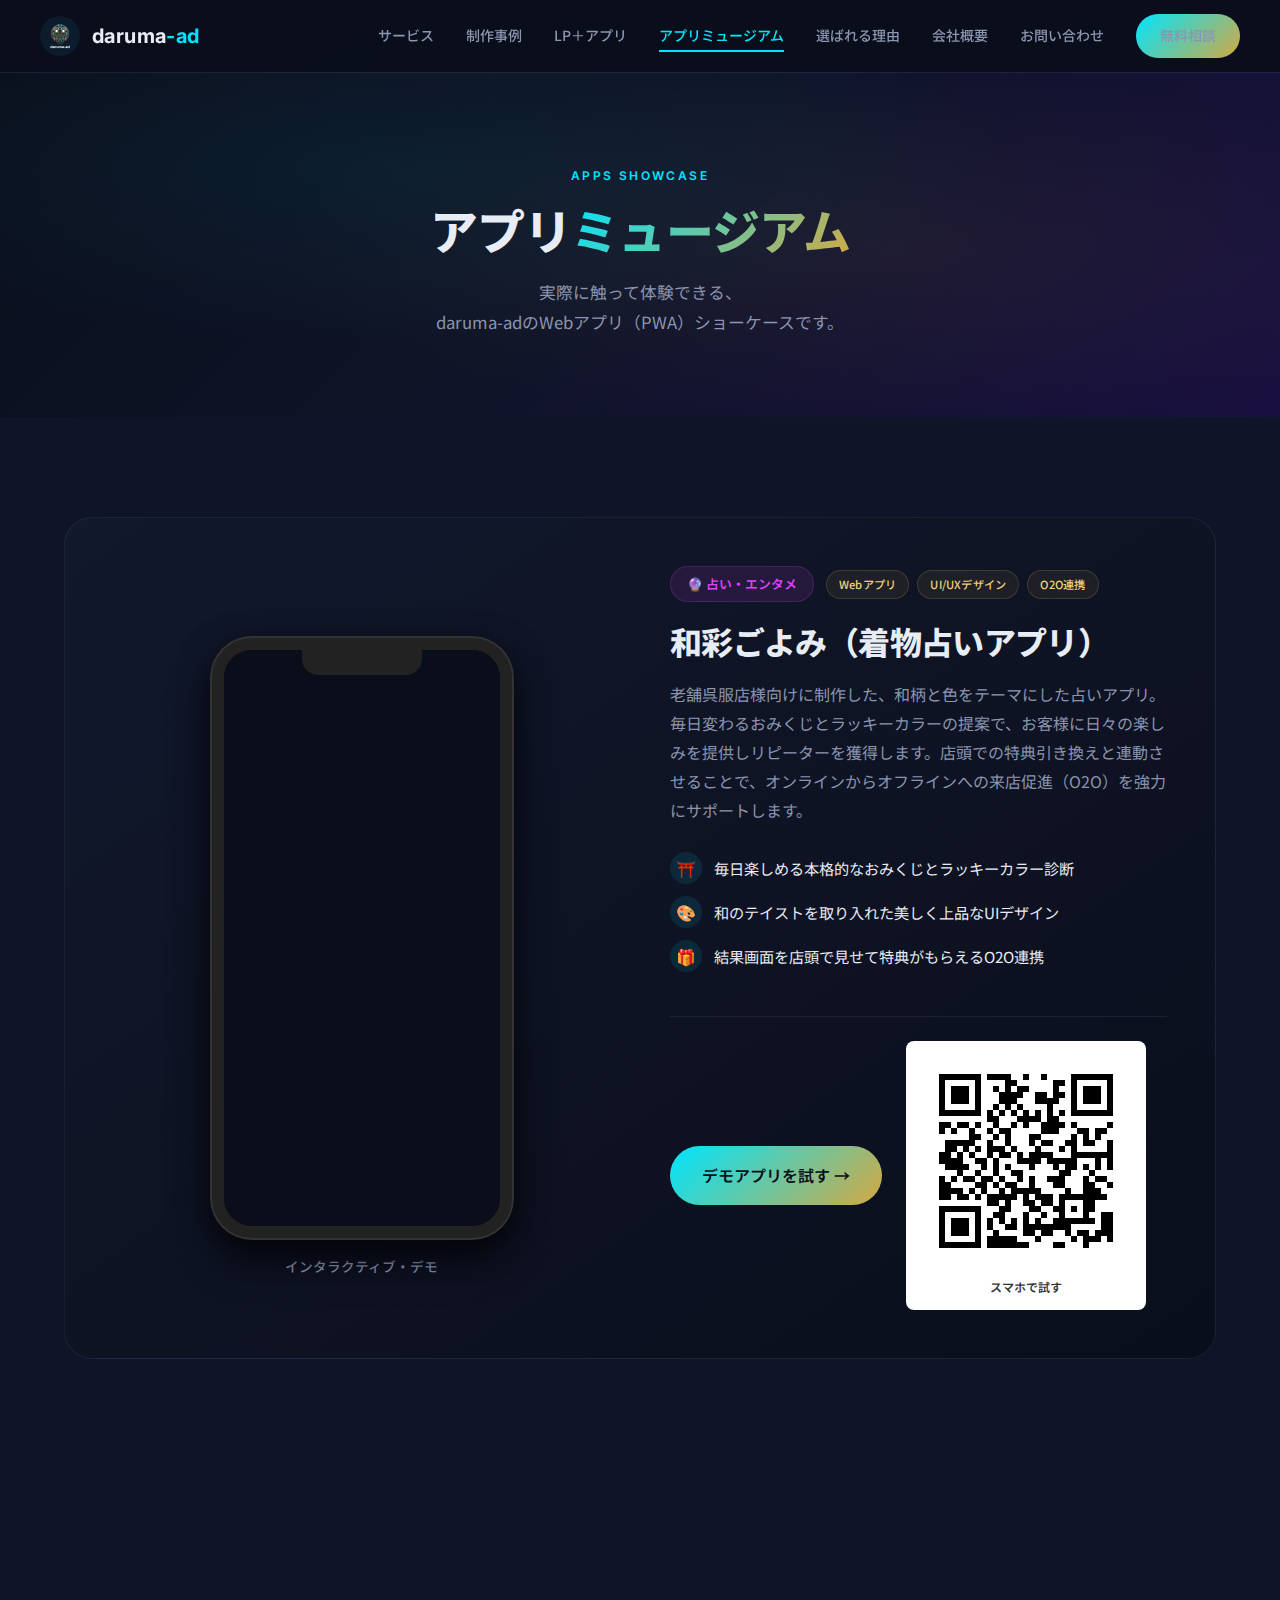
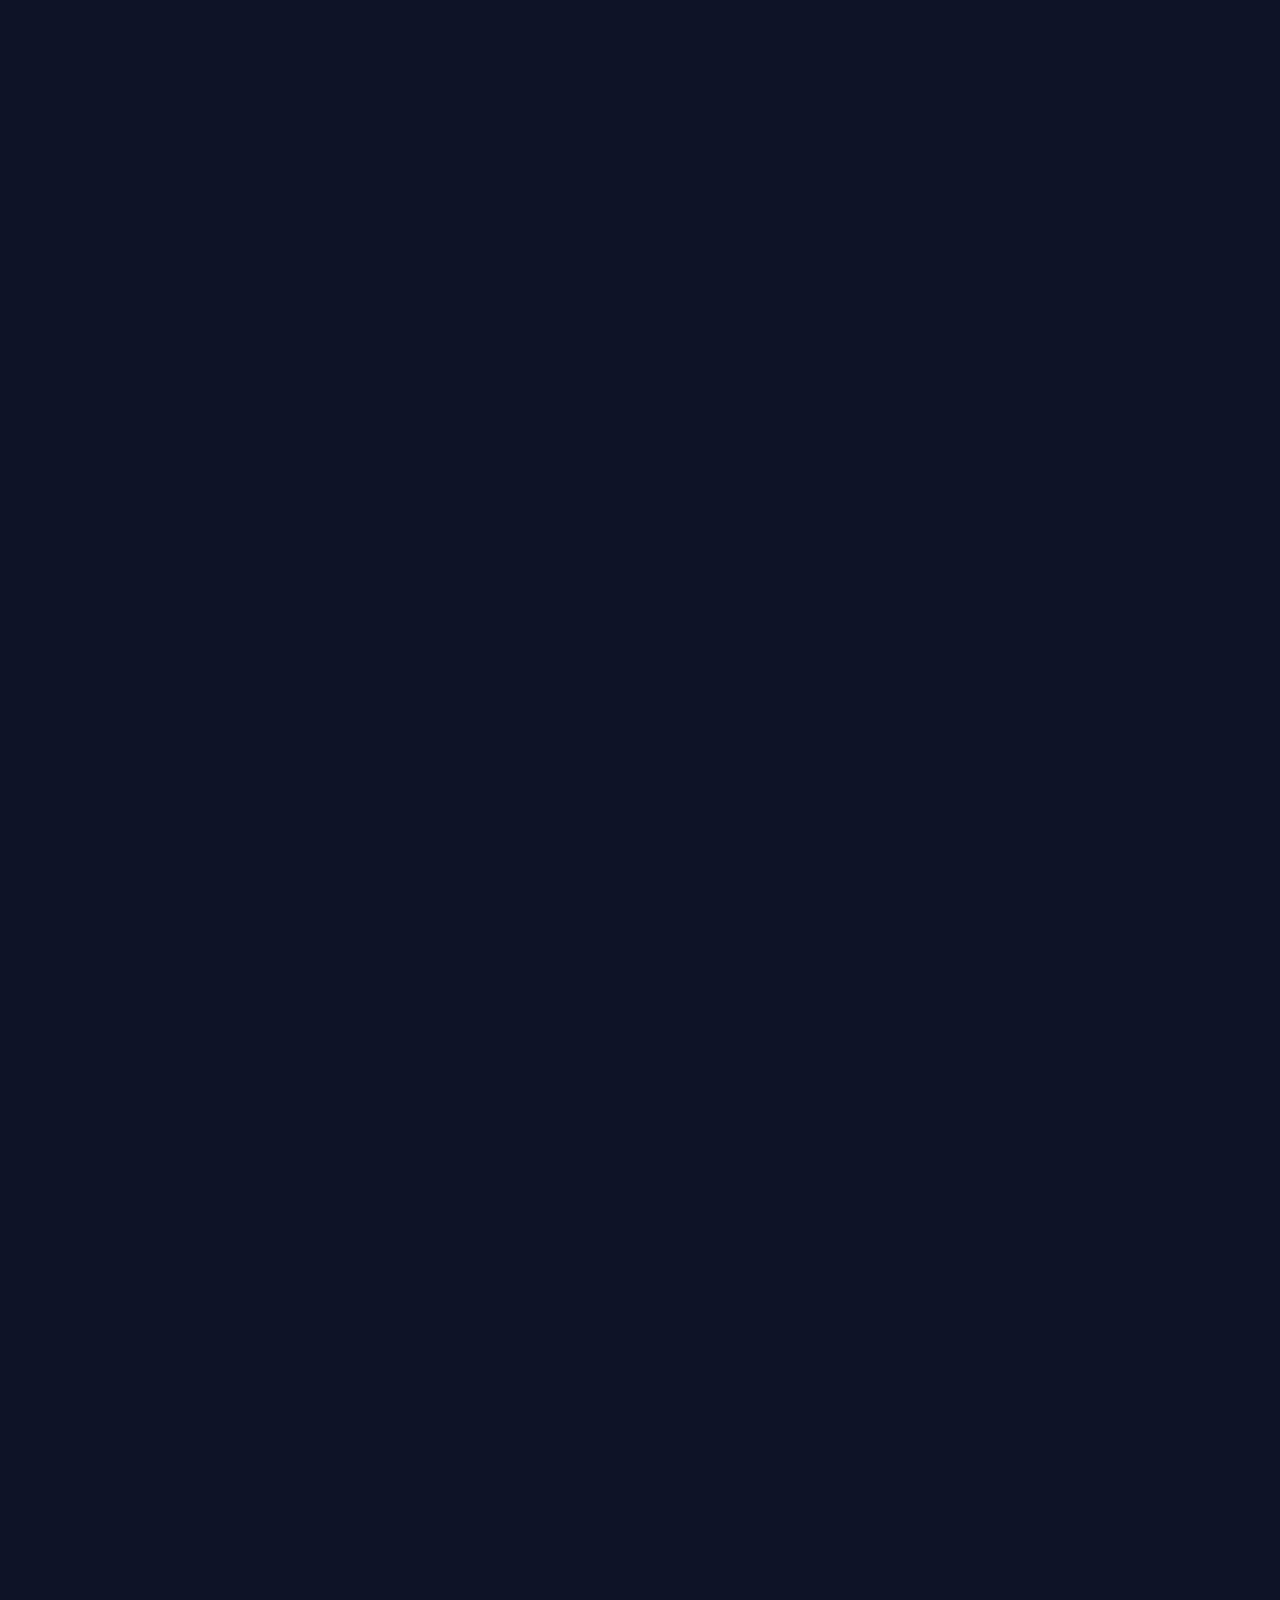
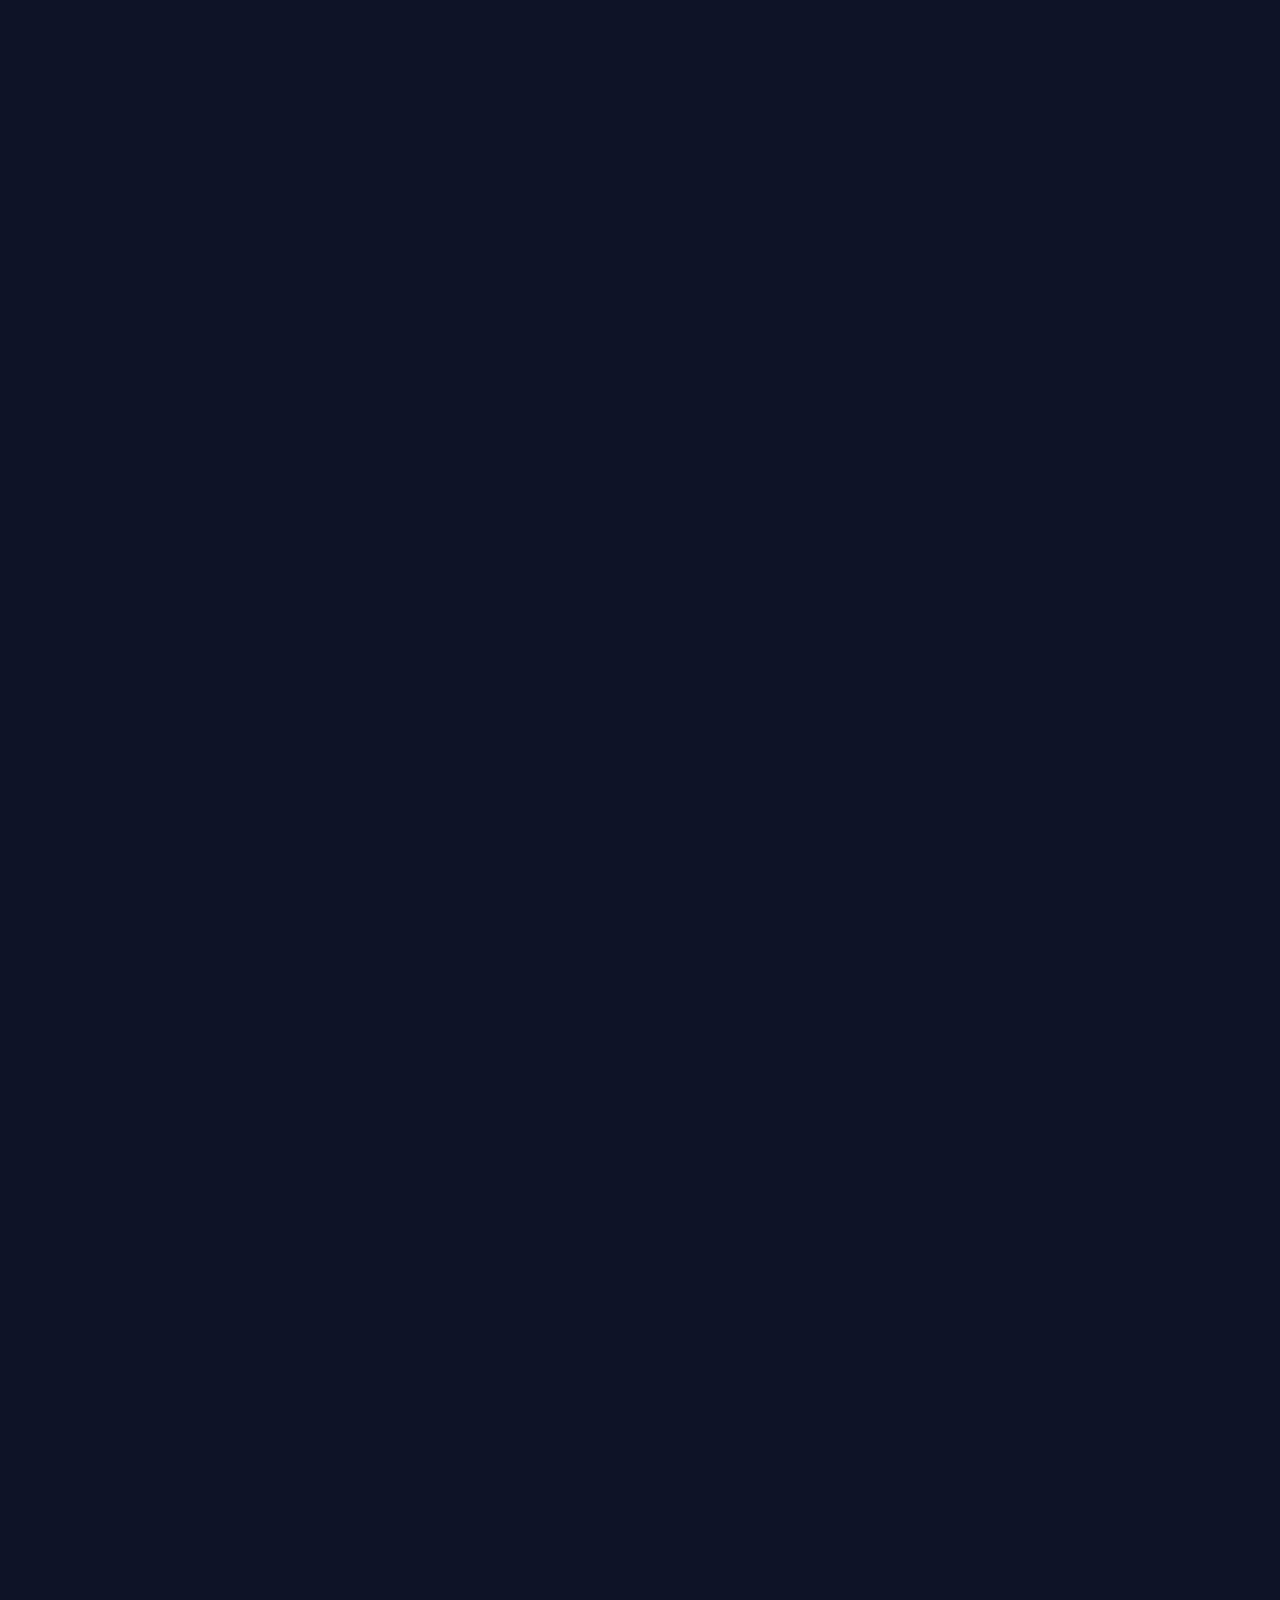
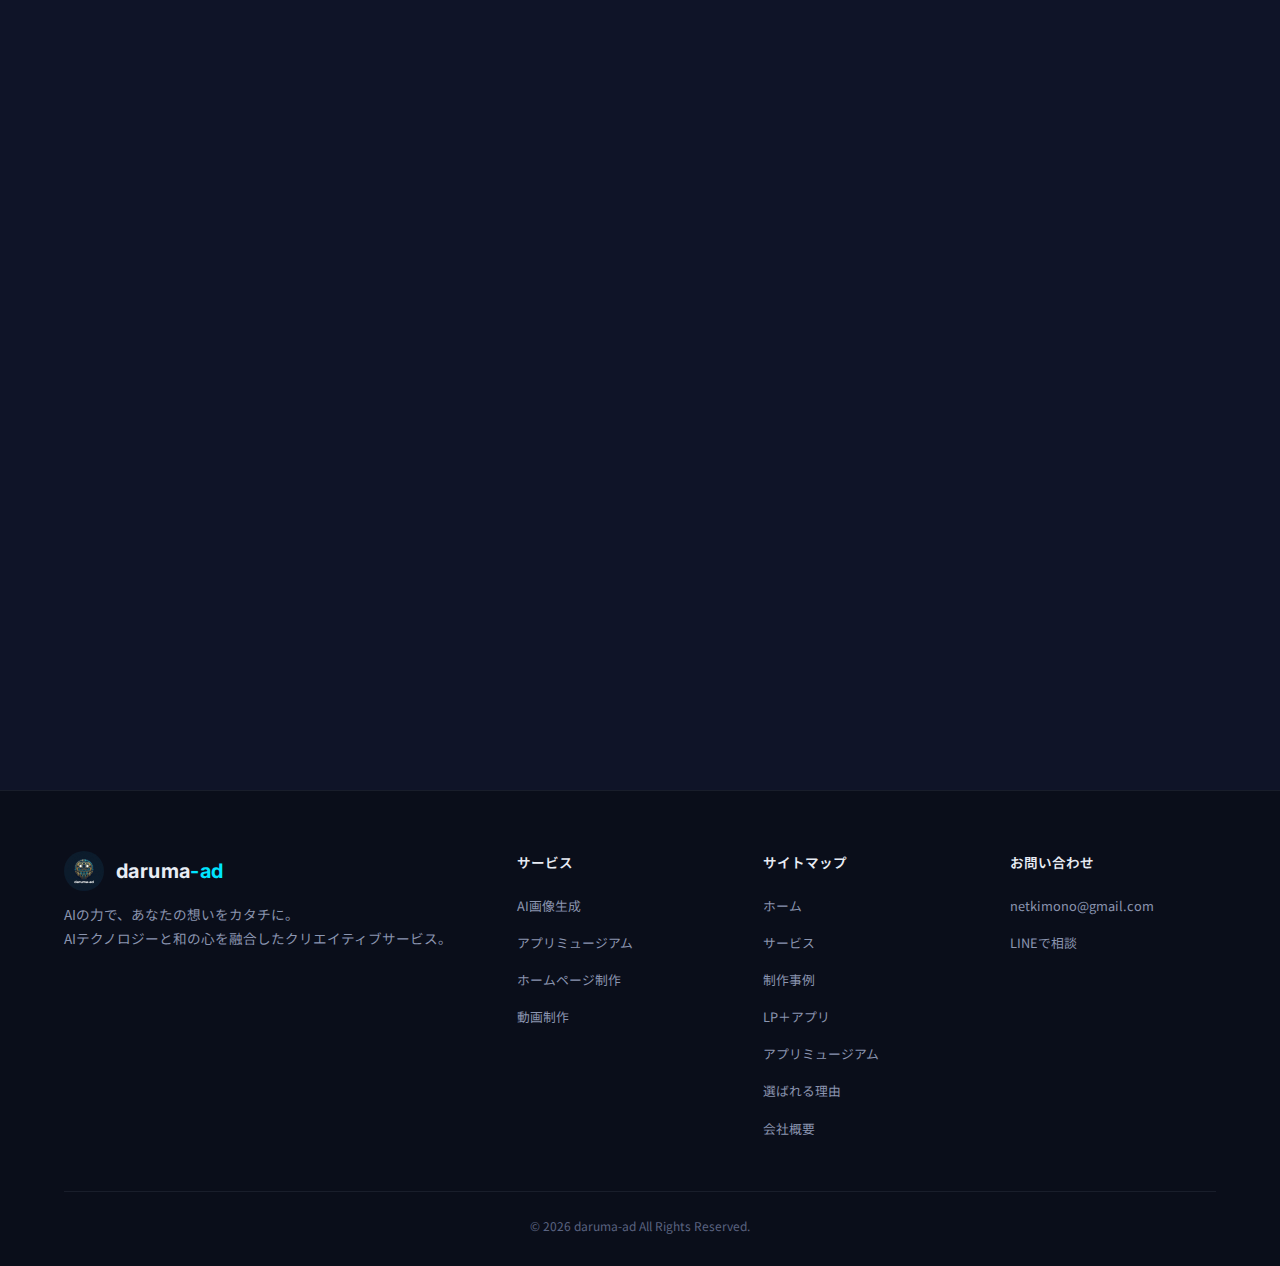
<file: apps.html>
<!DOCTYPE html>
<html lang="ja">

<head>
    <meta charset="UTF-8">
    <meta name="viewport" content="width=device-width, initial-scale=1.0">
    <title>アプリミュージアム | daruma-ad</title>
    <meta name="description" content="実際に触って体験できる、daruma-adのWebアプリ（PWA）ショーケースです。">
    <meta property="og:title" content="アプリミュージアム | daruma-ad">
    <meta property="og:description" content="実際に触って体験できる、daruma-adのWebアプリ（PWA）ショーケースです。">
    <meta property="og:type" content="website">
    <link rel="icon" href="images/daruma-logo2.png" type="image/png">
    <link rel="stylesheet" href="styles.css">
    <style>
        /* Mockup Specific Styles */
        .app-showcase-section {
            padding: var(--section-padding);
            background: var(--bg-secondary);
        }

        .app-card {
            margin-bottom: 80px;
        }

        .app-card:last-child {
            margin-bottom: 0;
        }

        .app-card-inner {
            display: grid;
            grid-template-columns: 1fr 1fr;
            gap: 60px;
            align-items: center;
            padding: 48px;
            border-radius: var(--radius-xl);
            background: var(--gradient-card);
            border: 1px solid var(--border-subtle);
            transition: border-color var(--transition-normal), box-shadow var(--transition-normal);
        }

        .app-card-inner:hover {
            border-color: var(--border-glow);
            box-shadow: var(--shadow-glow-cyan);
        }

        .app-card:nth-child(even) .app-card-inner {
            direction: rtl;
        }

        .app-card:nth-child(even) .app-card-inner>* {
            direction: ltr;
        }

        /* Smartphone Mockup */
        .mockup-container {
            display: flex;
            justify-content: center;
            position: relative;
        }

        .smartphone-mockup {
            position: relative;
            width: 300px;
            height: 600px;
            border-radius: 40px;
            background: #111;
            border: 12px solid #222;
            box-shadow: 0 0 0 2px #333, var(--shadow-lg), 0 20px 40px rgba(0, 0, 0, 0.6);
            overflow: hidden;
            z-index: 2;
        }

        .smartphone-notch {
            position: absolute;
            top: 0;
            left: 50%;
            transform: translateX(-50%);
            width: 120px;
            height: 25px;
            background: #222;
            border-bottom-left-radius: 16px;
            border-bottom-right-radius: 16px;
            z-index: 10;
        }

        .mockup-screen {
            width: 100%;
            height: 100%;
            background: var(--bg-primary);
            position: relative;
            overflow: hidden;
        }

        .mockup-screen img,
        .mockup-screen iframe {
            width: 100%;
            height: 100%;
            object-fit: cover;
            border: none;
        }

        .mockup-instruction {
            position: absolute;
            bottom: -40px;
            left: 0;
            right: 0;
            text-align: center;
            font-size: 0.85rem;
            color: var(--text-secondary);
            font-weight: 500;
        }

        /* App Info */
        .app-info {
            display: flex;
            flex-direction: column;
            gap: 20px;
        }

        .app-meta {
            display: flex;
            align-items: center;
            gap: 12px;
            flex-wrap: wrap;
        }

        .app-category {
            display: inline-flex;
            align-items: center;
            gap: 6px;
            padding: 6px 16px;
            border-radius: 50px;
            background: rgba(224, 64, 251, 0.1);
            border: 1px solid rgba(224, 64, 251, 0.2);
            font-size: 0.8rem;
            font-weight: 600;
            color: var(--accent-magenta);
        }

        .app-info h3 {
            font-size: 2rem;
            font-weight: 800;
            letter-spacing: -0.02em;
            line-height: 1.2;
        }

        .app-info p {
            font-size: 1rem;
            color: var(--text-secondary);
            line-height: 1.8;
        }

        .app-highlights {
            display: flex;
            flex-direction: column;
            gap: 12px;
            margin-top: 8px;
        }

        .app-highlight-item {
            display: flex;
            align-items: flex-start;
            gap: 12px;
        }

        .app-highlight-icon {
            display: flex;
            align-items: center;
            justify-content: center;
            width: 32px;
            height: 32px;
            border-radius: 50%;
            background: rgba(0, 229, 255, 0.1);
            color: var(--accent-cyan);
            font-size: 1rem;
            flex-shrink: 0;
        }

        .app-highlight-text {
            font-size: 0.95rem;
            color: var(--text-primary);
            padding-top: 4px;
        }

        /* Actions Area */
        .app-actions {
            display: flex;
            align-items: center;
            gap: 24px;
            margin-top: 24px;
            padding-top: 24px;
            border-top: 1px solid var(--border-subtle);
        }

        .qr-box {
            display: flex;
            flex-direction: column;
            align-items: center;
            gap: 8px;
            padding: 12px;
            background: #fff;
            border-radius: var(--radius-sm);
        }

        .qr-code {
            width: 80px;
            height: 80px;
            background: #000;
            /* Placeholder for QR code */
            display: flex;
            align-items: center;
            justify-content: center;
            color: #fff;
            font-size: 0.7rem;
            text-align: center;
            line-height: 1.2;
        }

        .qr-label {
            font-size: 0.75rem;
            color: #333;
            font-weight: 600;
        }

        .try-btn {
            display: inline-flex;
            align-items: center;
            gap: 8px;
            padding: 16px 32px;
            border-radius: 50px;
            font-size: 1rem;
            font-weight: 600;
            background: var(--gradient-primary);
            color: var(--bg-primary);
            border: none;
            transition: transform var(--transition-fast), box-shadow var(--transition-fast);
        }

        .try-btn:hover {
            transform: translateY(-3px);
            box-shadow: var(--shadow-glow-cyan);
        }

        @media (max-width: 1024px) {
            .app-card-inner {
                grid-template-columns: 1fr;
                gap: 40px;
                padding: 32px 24px;
            }

            .app-card:nth-child(even) .app-card-inner {
                direction: ltr;
                /* Reset RTL on mobile */
            }

            .mockup-container {
                order: -1;
            }

            .app-actions {
                flex-direction: column;
                align-items: flex-start;
            }

            .qr-box {
                display: none;
                /* Hide QR on mobile since they are already on a phone */
            }
        }

        @media (max-width: 480px) {
            .smartphone-mockup {
                width: 260px;
                height: 520px;
            }
        }
    </style>
</head>

<body>

    <!-- ========== Header ========== -->
    <header class="header scrolled" id="top">
        <div class="header-inner">
            <a href="index.html" class="logo">
                <img src="images/daruma-logo2.png" alt="daruma-ad" class="logo-icon">
                <div class="logo-text">daruma<span>-ad</span></div>
            </a>

            <nav class="nav-links" id="nav-links">
                <a href="index.html#services">サービス</a>
                <a href="works.html">制作事例</a>
                <a href="lp-app.html">LP＋アプリ</a>
                <a href="apps.html" class="nav-active">アプリミュージアム</a>
                <a href="index.html#reasons">選ばれる理由</a>
                <a href="index.html#about">会社概要</a>
                <a href="index.html#contact">お問い合わせ</a>
                <a href="index.html#contact" class="btn-cta-nav">無料相談</a>
            </nav>

            <button class="mobile-toggle" id="mobile-toggle" aria-label="メニューを開く">
                <span></span>
                <span></span>
                <span></span>
            </button>
        </div>
    </header>

    <!-- ========== Page Hero ========== -->
    <section class="page-hero">
        <div class="page-hero-particles">
            <div class="particle"></div>
            <div class="particle"></div>
            <div class="particle"></div>
            <div class="particle"></div>
            <div class="particle"></div>
            <div class="particle"></div>
        </div>
        <div class="container">
            <span class="section-label">Apps Showcase</span>
            <h1 class="page-hero-title">アプリ<span class="gradient-text">ミュージアム</span></h1>
            <p class="page-hero-subtitle">
                実際に触って体験できる、<br>
                daruma-adのWebアプリ（PWA）ショーケースです。
            </p>
        </div>
    </section>

    <!-- ========== Apps Portfolio Grid ========== -->
    <section class="app-showcase-section">
        <div class="container">

            <!-- App 0: Kimono Fortune App -->
            <div class="app-card reveal">
                <div class="app-card-inner">
                    <div class="mockup-container">
                        <div class="smartphone-mockup">
                            <div class="smartphone-notch"></div>
                            <div class="mockup-screen">
                                <iframe src="https://daruma-ad.github.io/kimono_fortune/#/home"
                                    title="着物占いアプリ"></iframe>
                            </div>
                        </div>
                        <div class="mockup-instruction">インタラクティブ・デモ</div>
                    </div>
                    <div class="app-info">
                        <div class="app-meta">
                            <span class="app-category">🔮 占い・エンタメ</span>
                            <div class="tech-tags">
                                <span class="tech-tag">Webアプリ</span>
                                <span class="tech-tag">UI/UXデザイン</span>
                                <span class="tech-tag">O2O連携</span>
                            </div>
                        </div>
                        <h3>和彩ごよみ（着物占いアプリ）</h3>
                        <p>老舗呉服店様向けに制作した、和柄と色をテーマにした占いアプリ。毎日変わるおみくじとラッキーカラーの提案で、お客様に日々の楽しみを提供しリピーターを獲得します。店頭での特典引き換えと連動させることで、オンラインからオフラインへの来店促進（O2O）を強力にサポートします。
                        </p>

                        <div class="app-highlights">
                            <div class="app-highlight-item">
                                <div class="app-highlight-icon">⛩️</div>
                                <div class="app-highlight-text">毎日楽しめる本格的なおみくじとラッキーカラー診断</div>
                            </div>
                            <div class="app-highlight-item">
                                <div class="app-highlight-icon">🎨</div>
                                <div class="app-highlight-text">和のテイストを取り入れた美しく上品なUIデザイン</div>
                            </div>
                            <div class="app-highlight-item">
                                <div class="app-highlight-icon">🎁</div>
                                <div class="app-highlight-text">結果画面を店頭で見せて特典がもらえるO2O連携</div>
                            </div>
                        </div>

                        <div class="app-actions">
                            <a target="_blank" rel="noopener" href="https://daruma-ad.github.io/kimono_fortune/#/home" class="try-btn"
                                rel="noopener">デモアプリを試す →</a>
                            <div class="qr-box">
                                <img src="images/QR_kimono_fortune.png" alt="QR Code" class="qr-code"
                                    style="width: 100%; height: auto; border-radius: 8px;">
                                <span class="qr-label">スマホで試す</span>
                            </div>
                        </div>
                    </div>
                </div>
            </div>

            <!-- App 1: Lottery App -->
            <div class="app-card reveal">
                <div class="app-card-inner">
                    <div class="mockup-container">
                        <div class="smartphone-mockup">
                            <div class="smartphone-notch"></div>
                            <div class="mockup-screen">
                                <iframe src="https://daruma-ad.github.io/darumaya_fukubiki/"
                                    title="ルーレット抽選アプリ"></iframe>
                            </div>
                        </div>
                        <div class="mockup-instruction">インタラクティブ・デモ</div>
                    </div>
                    <div class="app-info">
                        <div class="app-meta">
                            <span class="app-category">📱 店舗集客ツール</span>
                            <div class="tech-tags">
                                <span class="tech-tag">HTML/JS</span>
                                <span class="tech-tag">PWA</span>
                                <span class="tech-tag">アニメーション</span>
                            </div>
                        </div>
                        <h3>イベント用 ルーレット抽選アプリ</h3>
                        <p>店舗のイベントやキャンペーンで活躍する抽選アプリ。物理的な抽選機を使わず、お客様自身のスマホや店頭のタブレットでリッチなアニメーションと共に抽選を楽しめます。当落確率の設定も管理画面から柔軟に変更可能です。
                        </p>

                        <div class="app-highlights">
                            <div class="app-highlight-item">
                                <div class="app-highlight-icon">🎯</div>
                                <div class="app-highlight-text">結果表示中のスピンロック機能による誤操作防止</div>
                            </div>
                            <div class="app-highlight-item">
                                <div class="app-highlight-icon">✨</div>
                                <div class="app-highlight-text">ワクワク感を演出する滑らかなアニメーション</div>
                            </div>
                            <div class="app-highlight-item">
                                <div class="app-highlight-icon">⚙️</div>
                                <div class="app-highlight-text">カスタマイズ可能な確率・景品設定</div>
                            </div>
                        </div>

                        <div class="app-actions">
                            <a target="_blank" rel="noopener" href="https://daruma-ad.github.io/darumaya_fukubiki/" class="try-btn"
                                rel="noopener">デモアプリを試す →</a>
                            <div class="qr-box">
                                <img src="images/QR_fukubiki.png" alt="QR Code" class="qr-code"
                                    style="width: 100%; height: auto; border-radius: 8px;">
                                <span class="qr-label">スマホで開く</span>
                            </div>
                        </div>
                    </div>
                </div>
            </div>

            <!-- App 2: Name-Remembering App -->
            <div class="app-card reveal">
                <div class="app-card-inner">
                    <div class="mockup-container">
                        <div class="smartphone-mockup">
                            <div class="smartphone-notch"></div>
                            <div class="mockup-screen">
                                <iframe src="https://daruma-ad.github.io/memory_sync/" title="顔と名前 記憶アプリ"></iframe>
                            </div>
                        </div>
                        <div class="mockup-instruction">インタラクティブ・デモ</div>
                    </div>
                    <div class="app-info">
                        <div class="app-meta">
                            <span class="app-category">🛠 業務効率化ツール</span>
                            <div class="tech-tags">
                                <span class="tech-tag">Firebase</span>
                                <span class="tech-tag">データベース設計</span>
                                <span class="tech-tag">PWA</span>
                            </div>
                        </div>
                        <h3>顔と名前 記憶支援アプリ</h3>
                        <p>お客様や取引先の顔・名前・特徴を簡単にタグ付けして記録・検索できる名簿管理アプリ。Firebaseをバックエンドに採用し、複数デバイス間でリアルタイムにデータ同期が可能です。営業担当者や接客業の方の生産性向上を支援します。
                        </p>

                        <div class="app-highlights">
                            <div class="app-highlight-item">
                                <div class="app-highlight-icon">🏷️</div>
                                <div class="app-highlight-text">特徴を直感的に付与できるタグ付けシステム</div>
                            </div>
                            <div class="app-highlight-item">
                                <div class="app-highlight-icon">🔍</div>
                                <div class="app-highlight-text">タグによる高速なフィルタリング・検索機能</div>
                            </div>
                            <div class="app-highlight-item">
                                <div class="app-highlight-icon">☁️</div>
                                <div class="app-highlight-text">Firebaseを活用したセキュアなデータ管理</div>
                            </div>
                        </div>

                        <div class="app-actions">
                            <a target="_blank" rel="noopener" href="https://daruma-ad.github.io/memory_sync/" class="try-btn"
                                rel="noopener">デモアプリを試す →</a>
                            <div class="qr-box">
                                <img src="images/QR_anoano.png" alt="QR Code" class="qr-code"
                                    style="width: 100%; height: auto; border-radius: 8px;">
                                <span class="qr-label">スマホで試す</span>
                            </div>
                        </div>
                    </div>
                </div>
            </div>

            <!-- App 3: Points App -->
            <div class="app-card reveal">
                <div class="app-card-inner">
                    <div class="mockup-container">
                        <div class="smartphone-mockup">
                            <div class="smartphone-notch"></div>
                            <div class="mockup-screen">
                                <iframe src="https://darumaya-point.web.app/" title="店舗ポイント アプリ"></iframe>
                            </div>
                        </div>
                        <div class="mockup-instruction">インタラクティブ・デモ</div>
                    </div>
                    <div class="app-info">
                        <div class="app-meta">
                            <span class="app-category">🏪 店舗向けシステム</span>
                            <div class="tech-tags">
                                <span class="tech-tag">GPS連携</span>
                                <span class="tech-tag">QRコード</span>
                                <span class="tech-tag">Firebase</span>
                            </div>
                        </div>
                        <h3>来店ポイント・GPS認証アプリ</h3>
                        <p>独自のポイントカードシステムをスマホアプリ化。お客様はQRコードを読み取るだけでポイントを獲得できます。不正防止のためのGPS位置情報チェック機能を実装し、店舗内でのみポイントが付与される安全なシステムを構築しました。
                        </p>

                        <div class="app-highlights">
                            <div class="app-highlight-item">
                                <div class="app-highlight-icon">📍</div>
                                <div class="app-highlight-text">GPSによる来店の厳密な判定と不正防止</div>
                            </div>
                            <div class="app-highlight-item">
                                <div class="app-highlight-icon">📷</div>
                                <div class="app-highlight-text">スマホカメラを利用したQR素早いコードスキャン</div>
                            </div>
                            <div class="app-highlight-item">
                                <div class="app-highlight-icon">📈</div>
                                <div class="app-highlight-text">リアルタイムなポイント残高の同期</div>
                            </div>
                        </div>

                        <div class="app-actions">
                            <a href="https://darumaya-point.web.app/" class="try-btn"
                                rel="noopener">デモアプリを試す →</a>
                            <div class="qr-box">
                                <img src="images/QR_point.png" alt="QR Code" class="qr-code"
                                    style="width: 100%; height: auto; border-radius: 8px;">
                                <span class="qr-label">スマホで試す</span>
                            </div>
                        </div>
                    </div>
                </div>
            </div>

            <!-- App 4: Homemo App -->
            <div class="app-card reveal">
                <div class="app-card-inner">
                    <div class="mockup-container">
                        <div class="smartphone-mockup">
                            <div class="smartphone-notch"></div>
                            <div class="mockup-screen">
                                <iframe src="https://daruma-ad.github.io/homemo/" title="褒めてくれるメモアプリ"></iframe>
                            </div>
                        </div>
                        <div class="mockup-instruction">インタラクティブ・デモ</div>
                    </div>
                    <div class="app-info">
                        <div class="app-meta">
                            <span class="app-category">📝 モチベーション支援ツール</span>
                            <div class="tech-tags">
                                <span class="tech-tag">Webアプリ</span>
                                <span class="tech-tag">PWA</span>
                                <span class="tech-tag">UI/UXデザイン</span>
                            </div>
                        </div>
                        <h3>褒めてくれるメモアプリ</h3>
                        <p>頑張る人を応援する、新感覚のメモアプリ。日常のちょっとしたメモを残すだけで、画面いっぱいの演出と共にあなたを全力で褒めてくれます。日々のモチベーション維持や自己肯定感の向上をサポートし、「また使いたい」と思わせるポジティブなUX設計を取り入れています。
                        </p>

                        <div class="app-highlights">
                            <div class="app-highlight-item">
                                <div class="app-highlight-icon">💬</div>
                                <div class="app-highlight-text">達成感を引き出す、多彩な「褒め」演出</div>
                            </div>
                            <div class="app-highlight-item">
                                <div class="app-highlight-icon">🎨</div>
                                <div class="app-highlight-text">気分が上がるポップで温かみのあるデザイン</div>
                            </div>
                            <div class="app-highlight-item">
                                <div class="app-highlight-icon">📱</div>
                                <div class="app-highlight-text">インストール不要でサクサク手軽に使える設計</div>
                            </div>
                        </div>

                        <div class="app-actions">
                            <a target="_blank" rel="noopener" href="https://daruma-ad.github.io/homemo/" class="try-btn"
                                rel="noopener">デモアプリを試す →</a>
                            <div class="qr-box">
                                <img src="images/QR_homemo.png" alt="QR Code" class="qr-code"
                                    style="width: 100%; height: auto; border-radius: 8px;">
                                <span class="qr-label">スマホで試す</span>
                            </div>
                        </div>
                    </div>
                </div>
            </div>

        </div>
    </section>

    <!-- ========== CTA Section ========== -->
    <section class="works-cta">
        <div class="container">
            <div class="cta-card reveal">
                <h2>あなたのビジネス専用の<br><span class="gradient-text">アプリを作りませんか？</span></h2>
                <p>「こんな機能が欲しい」「業務を効率化したい」といったご要望をお聞きし、最適なアプリ開発プランをご提案します。</p>
                <div class="cta-buttons">
                    <a href="index.html#contact" class="btn-primary">無料相談する →</a>
                    <a href="https://lin.ee/zPFbRwW" class="btn-line">💬 LINEで相談する</a>
                </div>
            </div>
        </div>
    </section>

    <!-- ========== Footer ========== -->
    <footer class="footer">
        <div class="container">
            <div class="footer-grid">
                <div class="footer-brand">
                    <a href="index.html" class="logo">
                        <img src="images/daruma-logo2.png" alt="daruma-ad" class="logo-icon">
                        <div class="logo-text">daruma<span>-ad</span></div>
                    </a>
                    <p>AIの力で、あなたの想いをカタチに。<br>AIテクノロジーと和の心を融合したクリエイティブサービス。</p>
                </div>

                <div class="footer-column">
                    <h4>サービス</h4>
                    <ul>
                        <li><a href="kimono/index.html">AI画像生成</a></li>
                        <li><a href="apps.html">アプリミュージアム</a></li>
                        <li><a href="works.html">ホームページ制作</a></li>
                        <li><a href="kimono/videos.html">動画制作</a></li>
                    </ul>
                </div>

                <div class="footer-column">
                    <h4>サイトマップ</h4>
                    <ul>
                        <li><a href="index.html">ホーム</a></li>
                        <li><a href="index.html#services">サービス</a></li>
                        <li><a href="works.html">制作事例</a></li>
                        <li><a href="lp-app.html">LP＋アプリ</a></li>
                        <li><a href="apps.html">アプリミュージアム</a></li>
                        <li><a href="index.html#reasons">選ばれる理由</a></li>
                        <li><a href="index.html#about">会社概要</a></li>
                    </ul>
                </div>

                <div class="footer-column">
                    <h4>お問い合わせ</h4>
                    <ul>
                        <li><a href="mailto:netkimono@gmail.com">netkimono@gmail.com</a></li>
                        <li><a href="https://lin.ee/zPFbRwW">LINEで相談</a></li>
                    </ul>
                </div>
            </div>

            <div class="footer-bottom">
                © 2026 daruma-ad All Rights Reserved.
            </div>
        </div>
    </footer>

    <script src="script.js"></script>
</body>

</html>
</file>
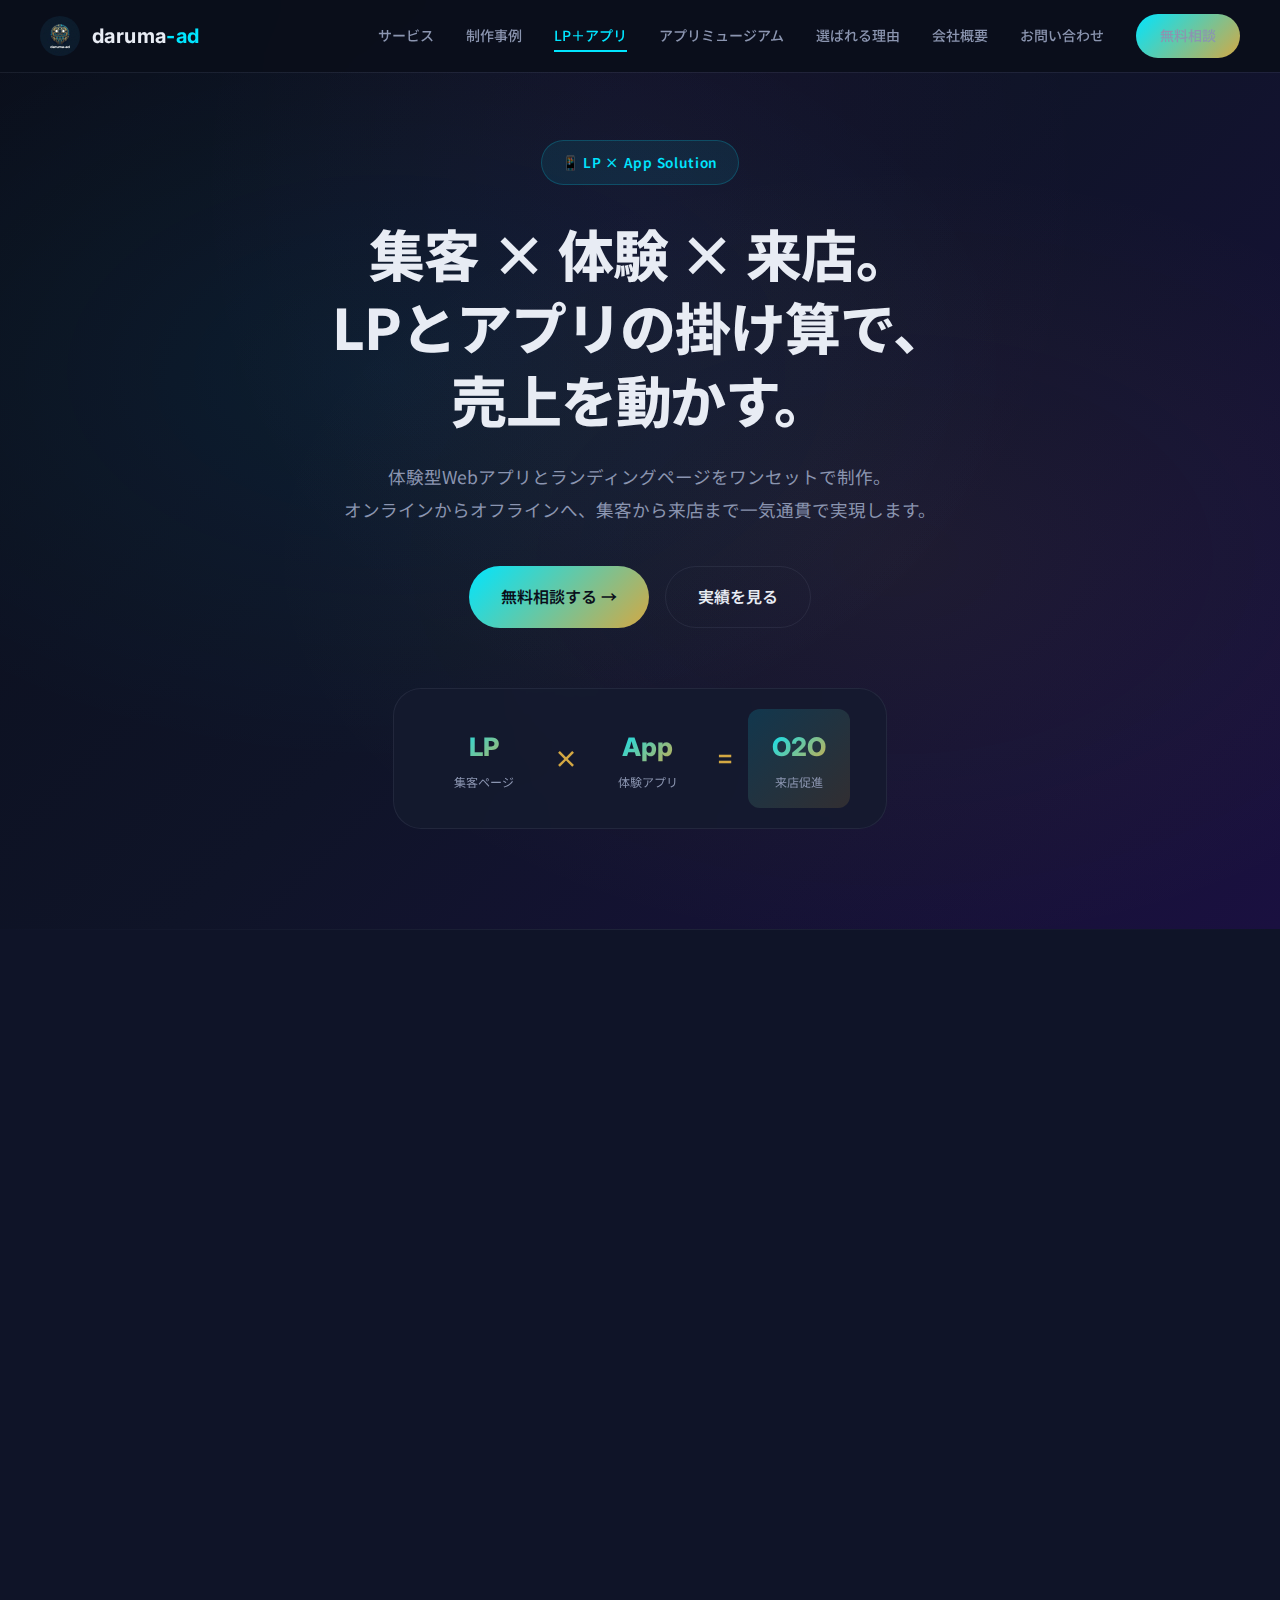
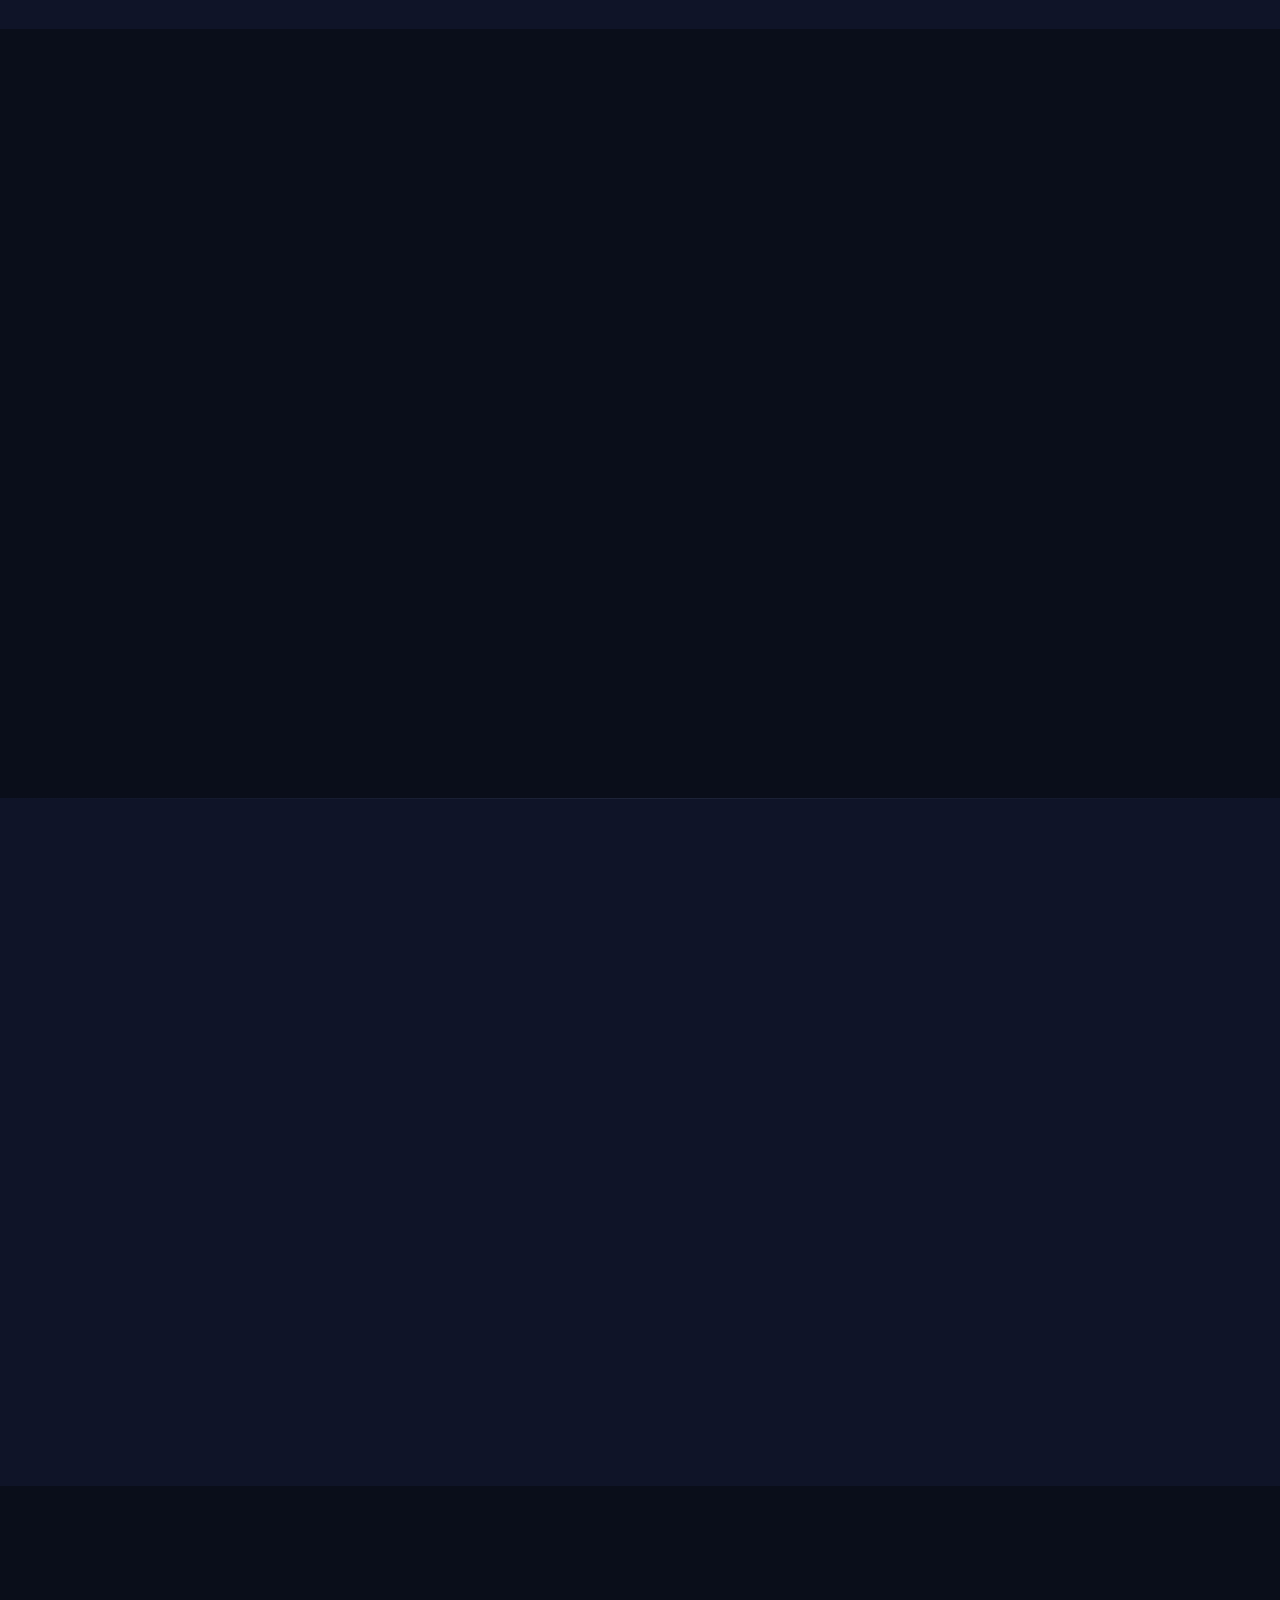
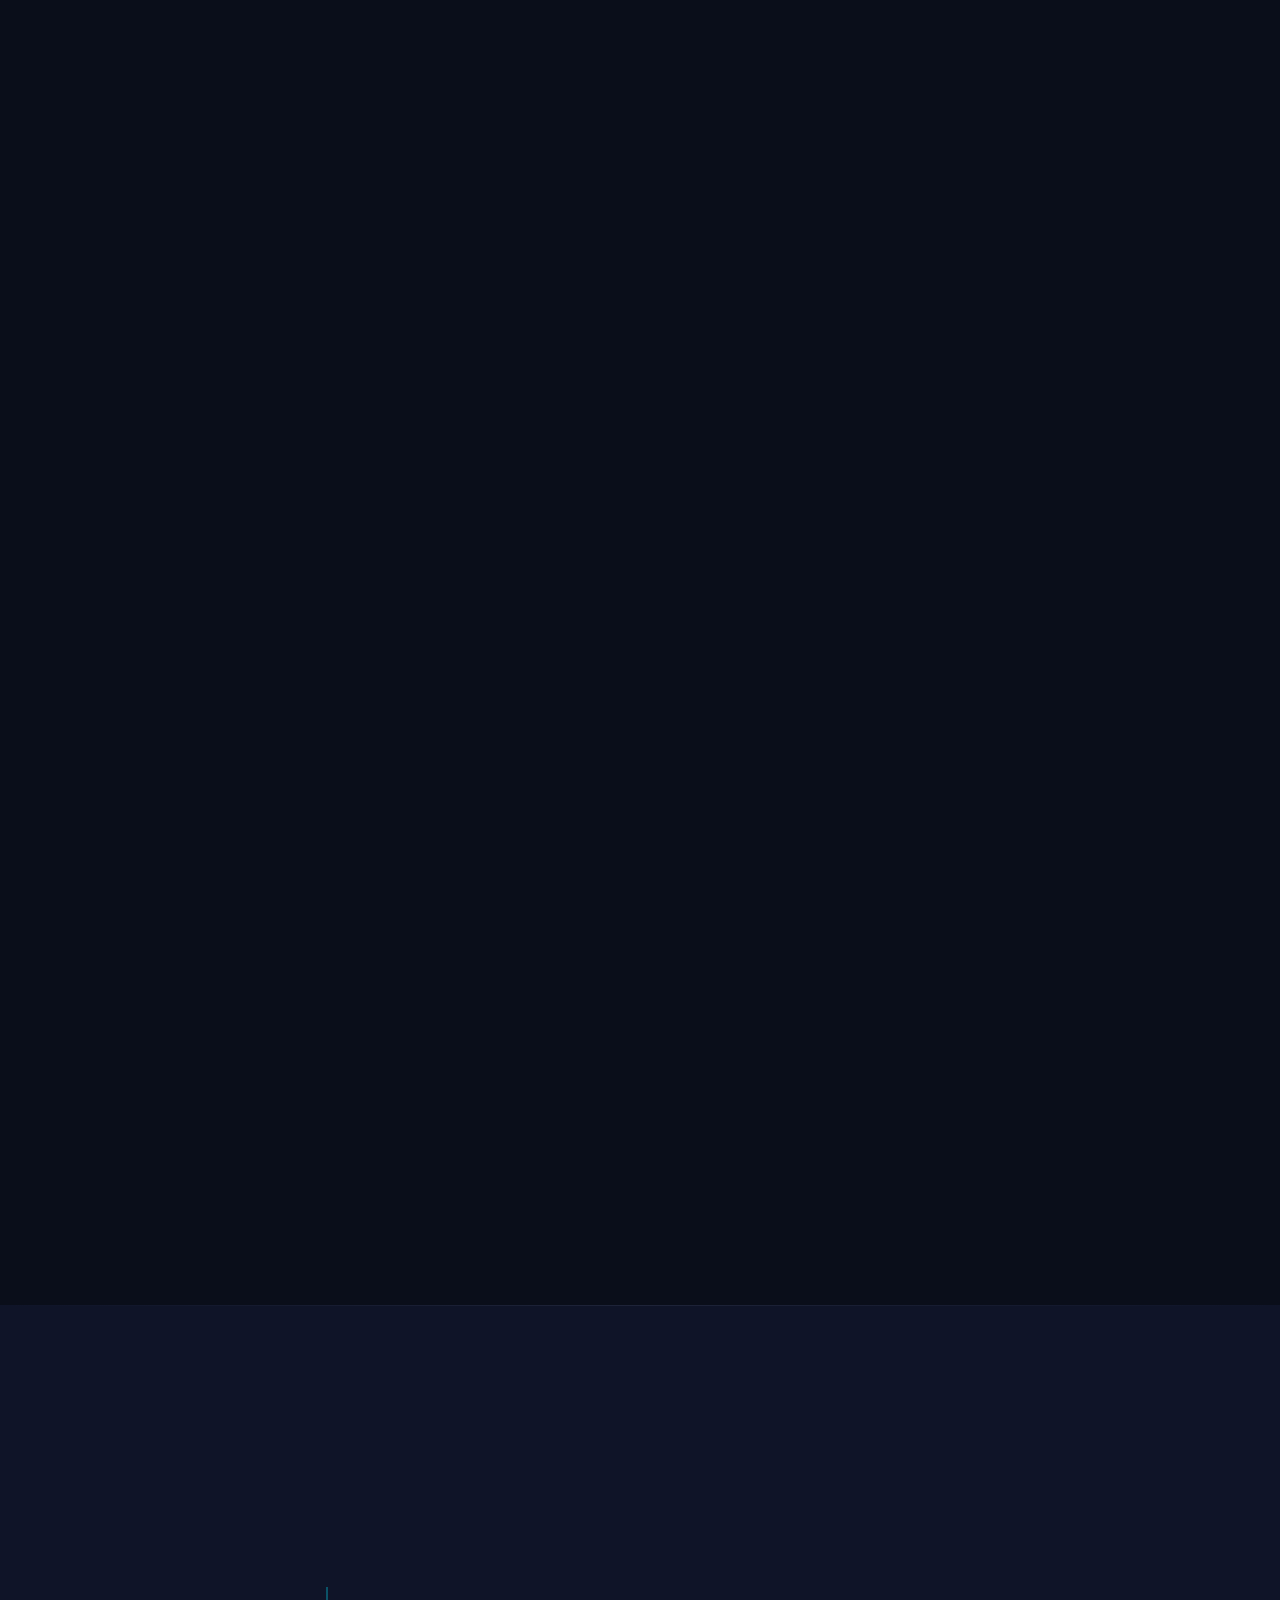
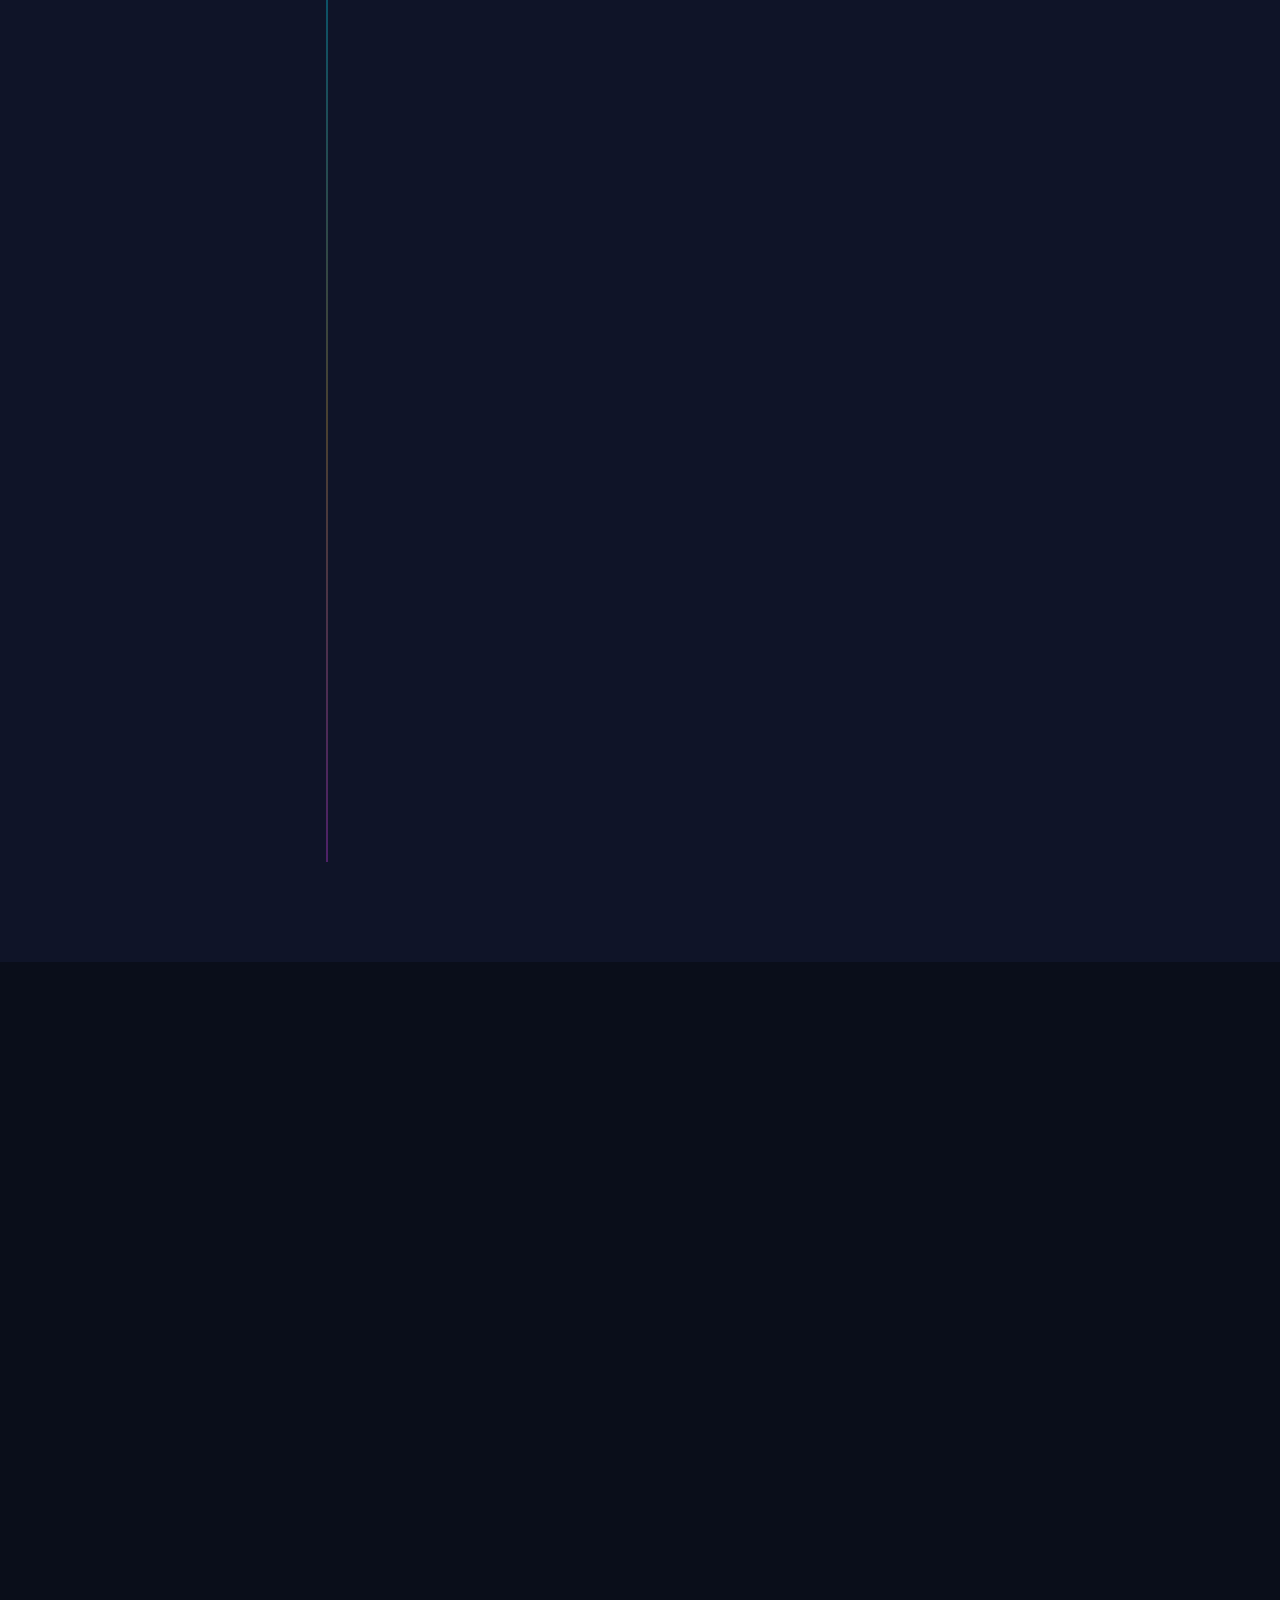
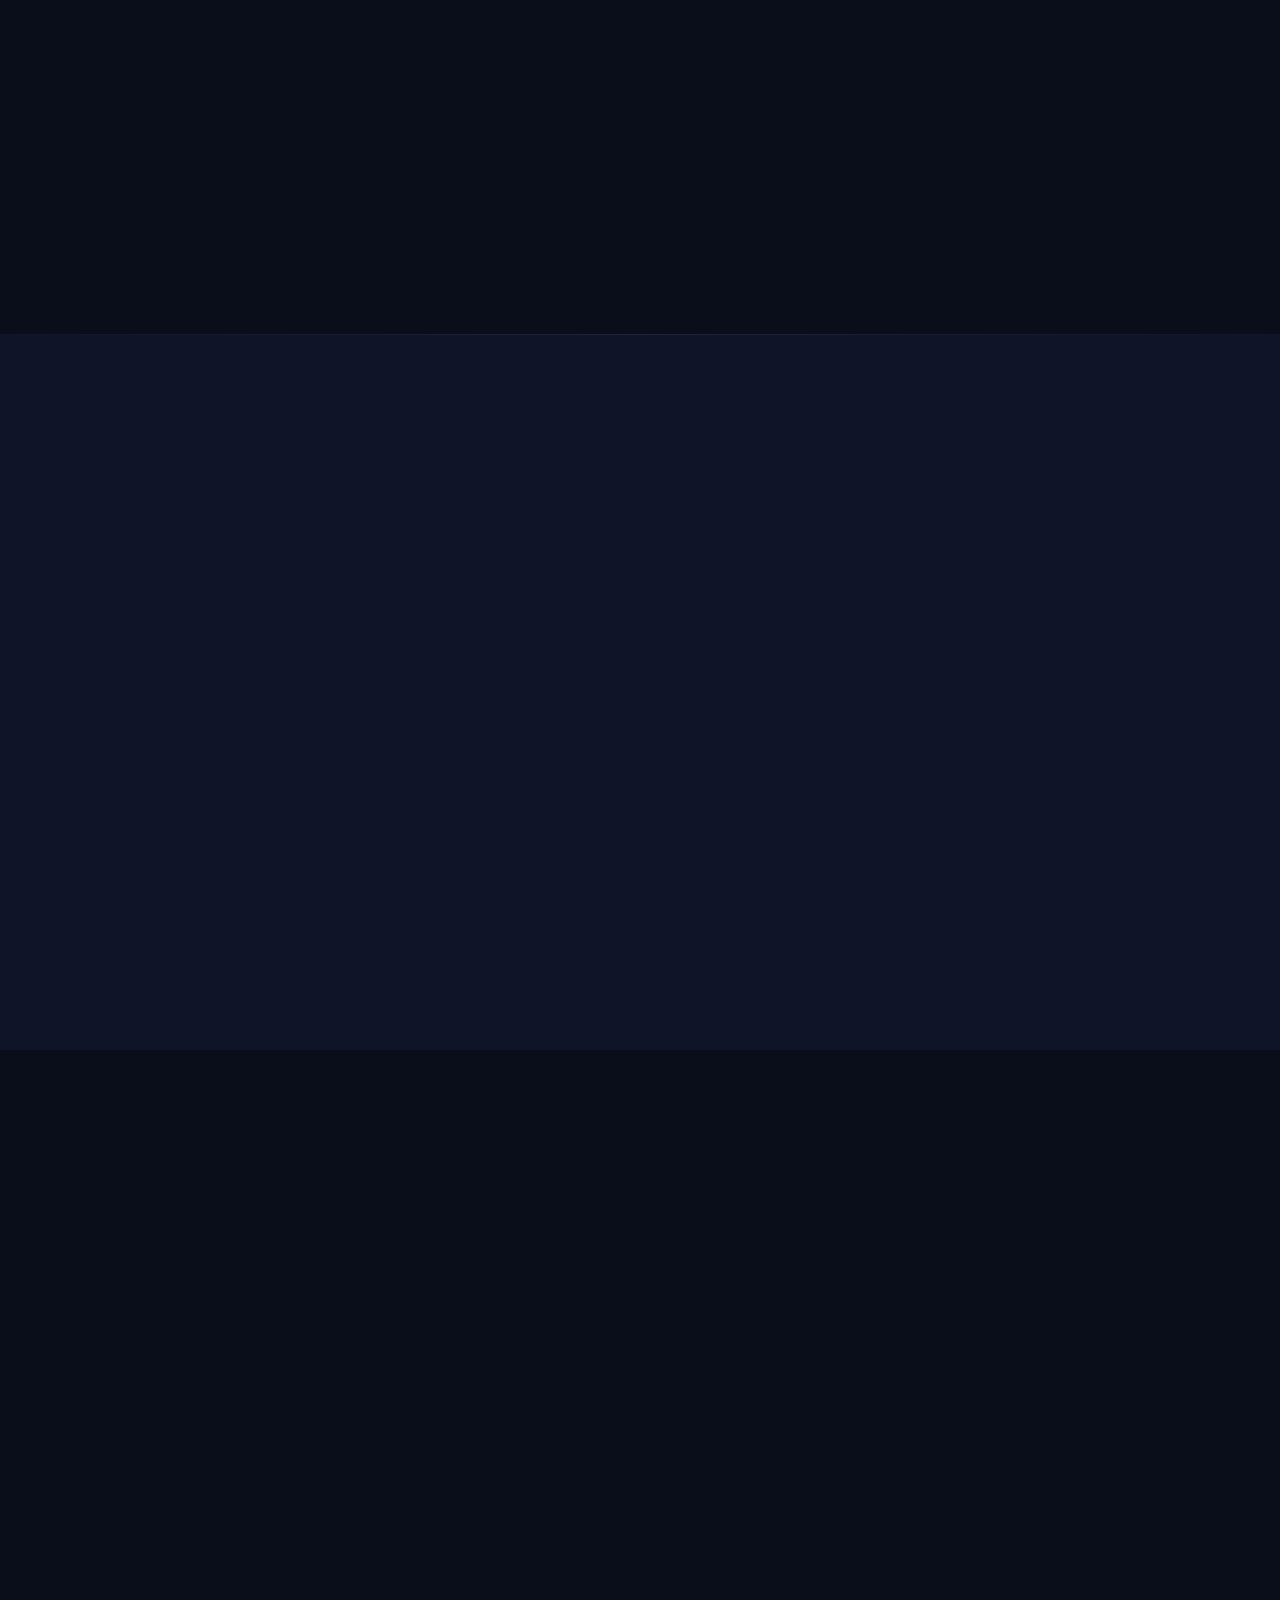
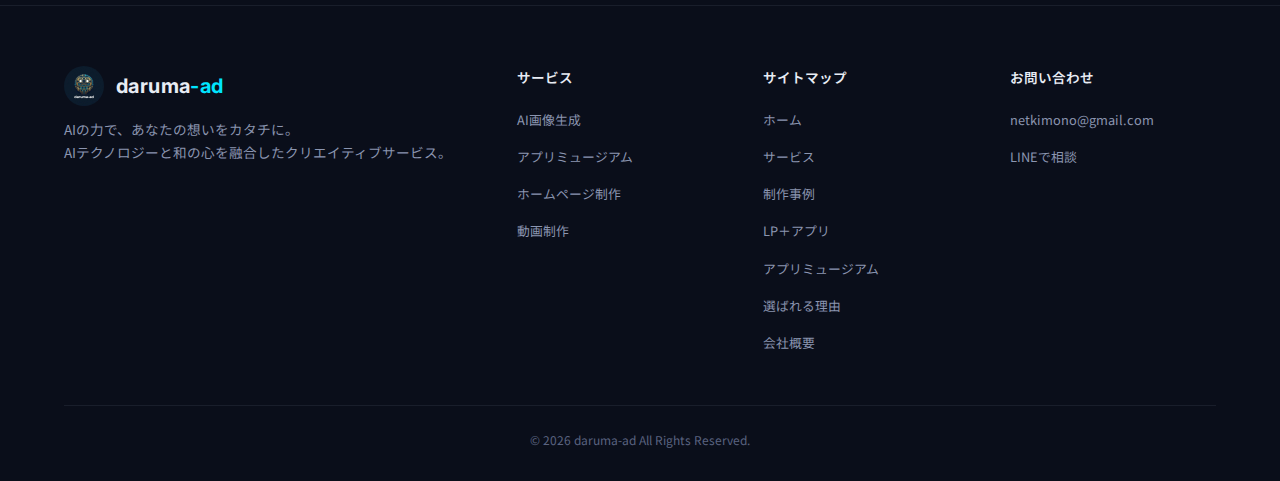
<file: lp-app.html>
<!DOCTYPE html>
<html lang="ja">

<head>
    <meta charset="UTF-8">
    <meta name="viewport" content="width=device-width, initial-scale=1.0">
    <title>LP＋アプリ セット制作 | daruma-ad</title>
    <meta name="description" content="LPとWebアプリをセットで制作。集客から来店まで一気通貫のO2Oソリューションをdaruma-adが提供します。">
    <meta property="og:title" content="LP＋アプリ セット制作 | daruma-ad">
    <meta property="og:description" content="集客×体験×来店。LPとアプリの掛け算で、売上を動かす。">
    <meta property="og:type" content="website">
    <link rel="icon" href="images/daruma-logo2.png" type="image/png">
    <link rel="stylesheet" href="styles.css">
</head>

<body>

    <!-- ========== Header ========== -->
    <header class="header scrolled" id="top">
        <div class="header-inner">
            <a href="index.html" class="logo">
                <img src="images/daruma-logo2.png" alt="daruma-ad" class="logo-icon">
                <div class="logo-text">daruma<span>-ad</span></div>
            </a>

            <nav class="nav-links" id="nav-links">
                <a href="index.html#services">サービス</a>
                <a href="works.html">制作事例</a>
                <a href="lp-app.html" class="nav-active">LP＋アプリ</a>
                <a href="apps.html">アプリミュージアム</a>
                <a href="index.html#reasons">選ばれる理由</a>
                <a href="index.html#about">会社概要</a>
                <a href="index.html#contact">お問い合わせ</a>
                <a href="index.html#contact" class="btn-cta-nav">無料相談</a>
            </nav>

            <button class="mobile-toggle" id="mobile-toggle" aria-label="メニューを開く">
                <span></span>
                <span></span>
                <span></span>
            </button>
        </div>
    </header>

    <!-- ========== ① Hero Section ========== -->
    <section class="lp-hero" id="lp-hero">
        <div class="lp-hero-particles">
            <div class="particle"></div>
            <div class="particle"></div>
            <div class="particle"></div>
            <div class="particle"></div>
            <div class="particle"></div>
            <div class="particle"></div>
        </div>
        <div class="container lp-hero-inner">
            <div class="lp-hero-badge reveal">📱 LP × App Solution</div>
            <h1 class="lp-hero-title reveal">
                集客 × 体験 × 来店。<br>
                <span class="gradient-text">LPとアプリの掛け算</span>で、<br>
                売上を動かす。
            </h1>
            <p class="lp-hero-subtitle reveal">
                体験型Webアプリとランディングページをワンセットで制作。<br>
                オンラインからオフラインへ、集客から来店まで一気通貫で実現します。
            </p>
            <div class="lp-hero-cta reveal">
                <a href="index.html#contact" class="btn-primary">無料相談する →</a>
                <a href="#lp-case" class="btn-secondary">実績を見る</a>
            </div>

            <!-- Floating Metrics -->
            <div class="lp-hero-metrics reveal">
                <div class="lp-metric">
                    <div class="lp-metric-value">LP</div>
                    <div class="lp-metric-label">集客ページ</div>
                </div>
                <div class="lp-metric-connector">
                    <span>×</span>
                </div>
                <div class="lp-metric">
                    <div class="lp-metric-value">App</div>
                    <div class="lp-metric-label">体験アプリ</div>
                </div>
                <div class="lp-metric-connector">
                    <span>=</span>
                </div>
                <div class="lp-metric lp-metric-result">
                    <div class="lp-metric-value">O2O</div>
                    <div class="lp-metric-label">来店促進</div>
                </div>
            </div>
        </div>
    </section>

    <!-- ========== ② Problem Section ========== -->
    <section class="lp-problem" id="lp-problem">
        <div class="container">
            <div class="text-center reveal">
                <span class="section-label">Problem</span>
                <h2 class="section-title">こんな<span class="highlight">お悩み</span>ありませんか？</h2>
            </div>
            <div class="lp-problem-grid">
                <div class="lp-problem-card reveal reveal-delay-1">
                    <div class="lp-problem-icon">🌐</div>
                    <p>ホームページはあるけど<br><strong>集客に繋がらない…</strong></p>
                </div>
                <div class="lp-problem-card reveal reveal-delay-2">
                    <div class="lp-problem-icon">📱</div>
                    <p>SNSのフォロワーは増えたが<br><strong>来店に繋がらない…</strong></p>
                </div>
                <div class="lp-problem-card reveal reveal-delay-3">
                    <div class="lp-problem-icon">📄</div>
                    <p>チラシやポスティングの<br><strong>効果が薄れている…</strong></p>
                </div>
                <div class="lp-problem-card reveal reveal-delay-4">
                    <div class="lp-problem-icon">🤔</div>
                    <p>デジタル施策をやりたいが<br><strong>何から始めればいいか分からない…</strong></p>
                </div>
            </div>
            <div class="lp-problem-arrow reveal">
                <div class="arrow-down"></div>
                <p>その悩み、<strong>LP＋アプリのセット</strong>で解決できます</p>
            </div>
        </div>
    </section>

    <!-- ========== ③ Solution Section ========== -->
    <section class="lp-solution" id="lp-solution">
        <div class="container">
            <div class="text-center reveal">
                <span class="section-label">Solution</span>
                <h2 class="section-title">LP＋アプリで<span class="highlight">集客の仕組み</span>を作る</h2>
                <p class="section-subtitle">ランディングページと体験型Webアプリを組み合わせた、新しい集客の仕組みをご提案します。</p>
            </div>

            <div class="lp-flow-diagram reveal">
                <!-- Step 1 -->
                <div class="lp-flow-step">
                    <div class="lp-flow-number">01</div>
                    <div class="lp-flow-icon-large">📄</div>
                    <h3>LP（ランディングページ）</h3>
                    <p>サービスの魅力を伝え、<br>アプリへ誘導する入り口</p>
                    <ul class="lp-flow-features">
                        <li>魅力的なデザイン</li>
                        <li>スマホ最適化</li>
                        <li>ワンタップでアプリへ</li>
                    </ul>
                </div>

                <div class="lp-flow-arrow-h">
                    <svg viewBox="0 0 60 24" fill="none">
                        <path d="M0 12h50M44 4l8 8-8 8" stroke="currentColor" stroke-width="2" stroke-linecap="round"
                            stroke-linejoin="round" />
                    </svg>
                </div>

                <!-- Step 2 -->
                <div class="lp-flow-step">
                    <div class="lp-flow-number">02</div>
                    <div class="lp-flow-icon-large">📱</div>
                    <h3>体験型Webアプリ</h3>
                    <p>占い・診断・スタンプラリーなど<br>「体験」を提供し来店意欲を高める</p>
                    <ul class="lp-flow-features">
                        <li>インストール不要</li>
                        <li>毎日変わるコンテンツ</li>
                        <li>スマホ1つで完結</li>
                    </ul>
                </div>

                <div class="lp-flow-arrow-h">
                    <svg viewBox="0 0 60 24" fill="none">
                        <path d="M0 12h50M44 4l8 8-8 8" stroke="currentColor" stroke-width="2" stroke-linecap="round"
                            stroke-linejoin="round" />
                    </svg>
                </div>

                <!-- Step 3 -->
                <div class="lp-flow-step">
                    <div class="lp-flow-number">03</div>
                    <div class="lp-flow-icon-large">🏪</div>
                    <h3>O2O連動（来店促進）</h3>
                    <p>アプリの結果画面を店頭で見せて<br>特典獲得 → 来店に繋げる</p>
                    <ul class="lp-flow-features">
                        <li>クーポン配布</li>
                        <li>来店特典</li>
                        <li>効果測定可能</li>
                    </ul>
                </div>
            </div>
        </div>
    </section>

    <!-- ========== ④ Benefits Section ========== -->
    <section class="lp-benefits" id="lp-benefits">
        <div class="container">
            <div class="text-center reveal">
                <span class="section-label">Benefits</span>
                <h2 class="section-title">導入する<span class="highlight">3つのメリット</span></h2>
            </div>

            <div class="lp-benefits-grid">
                <div class="lp-benefit-card reveal reveal-delay-1">
                    <div class="lp-benefit-icon">🔄</div>
                    <h3>リピート集客</h3>
                    <p>毎日変わるコンテンツでユーザーを何度も呼び戻す。一度きりの広告では実現できない、継続的な接点を作ります。</p>
                    <div class="lp-benefit-tag">従来の広告比 リピート率3倍</div>
                </div>
                <div class="lp-benefit-card reveal reveal-delay-2">
                    <div class="lp-benefit-icon">📱</div>
                    <h3>アプリ不要のアプリ体験</h3>
                    <p>App StoreやGoogle Playへの登録不要。URLを開くだけで、ネイティブアプリのような体験を提供できます。</p>
                    <div class="lp-benefit-tag">インストール不要 = 離脱率激減</div>
                </div>
                <div class="lp-benefit-card reveal reveal-delay-3">
                    <div class="lp-benefit-icon">📊</div>
                    <h3>効果が見える</h3>
                    <p>アクセス数・クーポン利用数・来店数など、施策の効果をデータで確認。次の一手を数字で判断できます。</p>
                    <div class="lp-benefit-tag">データドリブンで改善可能</div>
                </div>
            </div>
        </div>
    </section>

    <!-- ========== ⑤ Case Study Section ========== -->
    <section class="lp-case" id="lp-case">
        <div class="container">
            <div class="text-center reveal">
                <span class="section-label">Case Study</span>
                <h2 class="section-title">導入<span class="highlight">事例</span></h2>
                <p class="section-subtitle">実際にLP＋アプリのセットで制作した事例をご紹介します。</p>
            </div>

            <!-- Main Case -->
            <div class="lp-case-main reveal">
                <div class="lp-case-visual">
                    <div class="lp-case-screens">
                        <div class="lp-case-screen lp-case-screen-app">
                            <div class="lp-screen-label">アプリ</div>
                            <div class="lp-screen-mockup">
                                <div class="lp-screen-header">🎋 和彩ごよみ</div>
                                <div class="lp-screen-content">
                                    <div class="lp-screen-fortune">大吉</div>
                                    <div class="lp-screen-color" style="background: #9B2335;"></div>
                                    <p class="lp-screen-text">今日のラッキーカラー<br>蘇芳（すおう）</p>
                                </div>
                            </div>
                        </div>
                        <div class="lp-case-screen lp-case-screen-lp">
                            <div class="lp-screen-label">LP</div>
                            <div class="lp-screen-mockup lp-screen-mockup-wide">
                                <div class="lp-screen-header">和彩ごよみ LP</div>
                                <div class="lp-screen-content">
                                    <div class="lp-screen-hero-text">今日のあなたを<br>彩る、和の心。</div>
                                    <div class="lp-screen-cta-mock">無料で占う →</div>
                                </div>
                            </div>
                        </div>
                    </div>
                </div>
                <div class="lp-case-info">
                    <div class="lp-case-badge">🎋 呉服店向け</div>
                    <h3>和彩ごよみ</h3>
                    <p class="lp-case-desc">
                        創業77年の老舗呉服店「だるまや」のために制作した、和柄占いアプリ＋LP。毎日変わるおみくじとラッキーカラー提案で、リピーターを獲得。店頭特典との連動で来店促進を実現。</p>
                    <div class="lp-case-results">
                        <div class="lp-case-result">
                            <div class="lp-case-result-value">毎日</div>
                            <div class="lp-case-result-label">コンテンツ更新</div>
                        </div>
                        <div class="lp-case-result">
                            <div class="lp-case-result-value">O2O</div>
                            <div class="lp-case-result-label">店頭特典連動</div>
                        </div>
                        <div class="lp-case-result">
                            <div class="lp-case-result-value">スマホ</div>
                            <div class="lp-case-result-label">UI最適化</div>
                        </div>
                    </div>

                    <div class="lp-case-pricing">
                        <div class="lp-case-pricing-header">
                            <span class="lp-case-pricing-icon">💴</span>
                            <h4>この事例の制作費用例</h4>
                        </div>
                        <div class="lp-case-pricing-body">
                            <div class="lp-case-pricing-amount">
                                <span class="lp-price-main">50,000</span>
                                <span class="lp-price-currency">円</span>
                                <span class="lp-price-tax">（税別）</span>
                            </div>
                            <ul class="lp-case-pricing-details">
                                <li>和柄占いアプリ開発（既存ベースカスタマイズ）</li>
                                <li>アプリ連携用 スマホ向けランディングページ（LP）制作</li>
                                <li>店頭用QRコードPOPデザイン</li>
                            </ul>
                            <p class="lp-case-pricing-note">※ドメイン・サーバー維持費用は別途ご相談</p>
                        </div>
                    </div>

                    <div class="lp-case-links">
                        <a target="_blank" rel="noopener" href="https://daruma-ad.github.io/kimono_fortune/" class="btn-primary">アプリを見る
                            →</a>
                        <a target="_blank" rel="noopener" href="https://daruma-ad.github.io/kimono_fortune_LP/"
                            class="btn-secondary">LPを見る</a>
                    </div>
                </div>
            </div>

            <!-- Other Ideas -->
            <div class="text-center reveal" style="margin-top: 80px;">
                <h3 class="section-title" style="font-size: 1.5rem;">こんなアプリも<span class="highlight">制作可能</span></h3>
            </div>
            <div class="lp-ideas-grid">
                <div class="lp-idea-card reveal reveal-delay-1">
                    <div class="lp-idea-icon">🎴</div>
                    <h4>パーソナルカラー診断</h4>
                    <p>写真から似合う色をAI診断</p>
                </div>
                <div class="lp-idea-card reveal reveal-delay-2">
                    <div class="lp-idea-icon">🏮</div>
                    <h4>スタンプラリー</h4>
                    <p>商店街の回遊促進に</p>
                </div>
                <div class="lp-idea-card reveal reveal-delay-3">
                    <div class="lp-idea-icon">🍜</div>
                    <h4>グルメおみくじ</h4>
                    <p>飲食店の集客に</p>
                </div>
                <div class="lp-idea-card reveal reveal-delay-4">
                    <div class="lp-idea-icon">🌸</div>
                    <h4>和菓子マッチング</h4>
                    <p>季節の和菓子を診断</p>
                </div>
            </div>
        </div>
    </section>

    <!-- ========== ⑥ Flow Section ========== -->
    <section class="lp-process" id="lp-process">
        <div class="container">
            <div class="text-center reveal">
                <span class="section-label">Flow</span>
                <h2 class="section-title">制作の<span class="highlight">流れ</span></h2>
                <p class="section-subtitle">ヒアリングから公開まで、丁寧にサポートいたします。</p>
            </div>

            <div class="lp-process-steps">
                <div class="lp-process-step reveal reveal-delay-1">
                    <div class="lp-process-num">01</div>
                    <div class="lp-process-content">
                        <div class="lp-process-icon">🎯</div>
                        <h3>ヒアリング<span class="lp-process-free">無料</span></h3>
                        <p>ご要望・お悩み・ターゲット層をお伺いし、最適なプランをご提案します。</p>
                    </div>
                </div>
                <div class="lp-process-step reveal reveal-delay-2">
                    <div class="lp-process-num">02</div>
                    <div class="lp-process-content">
                        <div class="lp-process-icon">📝</div>
                        <h3>企画・設計</h3>
                        <p>アプリのコンセプト設計＋LPのページ構成を提案。ワイヤーフレームで事前にイメージを共有。</p>
                    </div>
                </div>
                <div class="lp-process-step reveal reveal-delay-3">
                    <div class="lp-process-num">03</div>
                    <div class="lp-process-content">
                        <div class="lp-process-icon">🎨</div>
                        <h3>デザイン・開発</h3>
                        <p>UI/UXデザインにこだわった開発。レスポンシブ対応でスマホでも美しく。</p>
                    </div>
                </div>
                <div class="lp-process-step reveal reveal-delay-4">
                    <div class="lp-process-num">04</div>
                    <div class="lp-process-content">
                        <div class="lp-process-icon">🚀</div>
                        <h3>テスト・公開</h3>
                        <p>動作確認テスト後、ドメイン設定＆サーバー公開。すぐにお客様に届けられる状態に。</p>
                    </div>
                </div>
                <div class="lp-process-step reveal">
                    <div class="lp-process-num">05</div>
                    <div class="lp-process-content">
                        <div class="lp-process-icon">📈</div>
                        <h3>運用サポート</h3>
                        <p>アクセス分析レポート・コンテンツ更新・改善提案。公開後も安心のサポート体制。</p>
                    </div>
                </div>
            </div>
        </div>
    </section>

    <!-- ========== ⑦ Pricing Section ========== -->
    <section class="lp-pricing" id="lp-pricing">
        <div class="container">
            <div class="text-center reveal">
                <span class="section-label">Pricing</span>
                <h2 class="section-title">料金<span class="highlight">プラン</span></h2>
                <p class="section-subtitle">低価格で高品質なセットプランをご用意しています。</p>
            </div>

            <div class="lp-pricing-single reveal">
                <!-- Startup Plan -->
                <div class="lp-pricing-card lp-pricing-recommended">
                    <div class="lp-pricing-badge">人気プラン</div>
                    <div class="lp-pricing-header">
                        <h3>スタートアッププラン</h3>
                        <p class="lp-pricing-desc">低価格で始める集客DXの第一歩</p>
                    </div>
                    <div class="lp-pricing-price">
                        <span class="lp-price-amount">¥39,800</span>
                        <span class="lp-price-suffix">〜（税別）</span>
                    </div>
                    <ul class="lp-pricing-features">
                        <li class="included">LP 1ページ制作（テンプレート）</li>
                        <li class="included">診断/占いアプリ（標準テンプレート）</li>
                        <li class="included">レスポンシブ対応</li>
                        <li class="included">来店特典クーポン連動</li>
                        <li class="included">公開後サポート（メール/LINE）</li>
                    </ul>
                    <div class="lp-pricing-note">※ドメイン・サーバー費用が別途必要となる場合があります。</div>
                    <a href="index.html#contact" class="lp-pricing-btn lp-pricing-btn-primary">このプランで無料相談する →</a>
                </div>
            </div>
        </div>
    </section>

    <!-- ========== ⑧ FAQ Section ========== -->
    <section class="lp-faq" id="lp-faq">
        <div class="container">
            <div class="text-center reveal">
                <span class="section-label">FAQ</span>
                <h2 class="section-title">よくある<span class="highlight">ご質問</span></h2>
            </div>

            <div class="lp-faq-list">
                <div class="lp-faq-item reveal">
                    <button class="lp-faq-question" aria-expanded="false">
                        <span>スマホアプリのインストールは必要ですか？</span>
                        <svg class="lp-faq-chevron" viewBox="0 0 24 24" fill="none" stroke="currentColor"
                            stroke-width="2">
                            <path d="M6 9l6 6 6-6" />
                        </svg>
                    </button>
                    <div class="lp-faq-answer">
                        <p>いいえ、インストールは不要です。Webブラウザ上で動作するWebアプリとして制作しますので、URLを開くだけでご利用いただけます。App Store やGoogle Play
                            への登録も不要です。</p>
                    </div>
                </div>
                <div class="lp-faq-item reveal">
                    <button class="lp-faq-question" aria-expanded="false">
                        <span>制作期間はどのくらいですか？</span>
                        <svg class="lp-faq-chevron" viewBox="0 0 24 24" fill="none" stroke="currentColor"
                            stroke-width="2">
                            <path d="M6 9l6 6 6-6" />
                        </svg>
                    </button>
                    <div class="lp-faq-answer">
                        <p>通常、約2〜3週間が目安です。AI活用により、従来の制作と比べて大幅にスピーディーに対応いたします。お急ぎの場合は別途ご相談ください。</p>
                    </div>
                </div>
                <div class="lp-faq-item reveal">
                    <button class="lp-faq-question" aria-expanded="false">
                        <span>公開後のコンテンツ更新はできますか？</span>
                        <svg class="lp-faq-chevron" viewBox="0 0 24 24" fill="none" stroke="currentColor"
                            stroke-width="2">
                            <path d="M6 9l6 6 6-6" />
                        </svg>
                    </button>
                    <div class="lp-faq-answer">
                        <p>はい、可能です。運用サポートプランにて、コンテンツの更新・追加をサポートいたします。また、お客様ご自身で更新できるように管理ツールのご提供も可能です。</p>
                    </div>
                </div>
                <div class="lp-faq-item reveal">
                    <button class="lp-faq-question" aria-expanded="false">
                        <span>どんな業種に向いていますか？</span>
                        <svg class="lp-faq-chevron" viewBox="0 0 24 24" fill="none" stroke="currentColor"
                            stroke-width="2">
                            <path d="M6 9l6 6 6-6" />
                        </svg>
                    </button>
                    <div class="lp-faq-answer">
                        <p>小売店（呉服店・雑貨店）、飲食店、商店街、美容室、観光施設など、実店舗をお持ちの業種に特に効果的です。O2O施策でオンラインからの来店促進が実現できます。</p>
                    </div>
                </div>
                <div class="lp-faq-item reveal">
                    <button class="lp-faq-question" aria-expanded="false">
                        <span>すでにホームページがあるのですが、追加で導入できますか？</span>
                        <svg class="lp-faq-chevron" viewBox="0 0 24 24" fill="none" stroke="currentColor"
                            stroke-width="2">
                            <path d="M6 9l6 6 6-6" />
                        </svg>
                    </button>
                    <div class="lp-faq-answer">
                        <p>もちろん可能です。既存のホームページとは別にLPとアプリを制作し、相互にリンクさせることで、既存サイトの集客力をさらに強化できます。</p>
                    </div>
                </div>
            </div>
        </div>
    </section>

    <!-- ========== ⑨ CTA Section ========== -->
    <section class="lp-cta" id="lp-cta">
        <div class="container">
            <div class="lp-cta-inner reveal">
                <div class="lp-cta-content">
                    <h2>まずは<span class="gradient-text">無料相談</span>から</h2>
                    <p>「うちの業種でも使える？」「どのプランがいい？」<br>どんな小さなご質問でもお気軽にどうぞ。</p>
                    <div class="lp-cta-buttons">
                        <a href="index.html#contact" class="btn-primary">無料相談する →</a>
                        <a href="https://lin.ee/zPFbRwW" class="btn-line-lp">💬
                            LINEで相談する</a>
                    </div>
                </div>
            </div>
        </div>
    </section>

    <!-- ========== Footer ========== -->
    <footer class="footer">
        <div class="container">
            <div class="footer-grid">
                <div class="footer-brand">
                    <a href="index.html" class="logo">
                        <img src="images/daruma-logo2.png" alt="daruma-ad" class="logo-icon">
                        <div class="logo-text">daruma<span>-ad</span></div>
                    </a>
                    <p>AIの力で、あなたの想いをカタチに。<br>AIテクノロジーと和の心を融合したクリエイティブサービス。</p>
                </div>

                <div class="footer-column">
                    <h4>サービス</h4>
                    <ul>
                        <li><a href="kimono/index.html">AI画像生成</a></li>
                        <li><a href="apps.html">アプリミュージアム</a></li>
                        <li><a href="works.html">ホームページ制作</a></li>
                        <li><a href="kimono/videos.html">動画制作</a></li>
                    </ul>
                </div>

                <div class="footer-column">
                    <h4>サイトマップ</h4>
                    <ul>
                        <li><a href="index.html">ホーム</a></li>
                        <li><a href="index.html#services">サービス</a></li>
                        <li><a href="works.html">制作事例</a></li>
                        <li><a href="lp-app.html">LP＋アプリ</a></li>
                        <li><a href="apps.html">アプリミュージアム</a></li>
                        <li><a href="index.html#reasons">選ばれる理由</a></li>
                        <li><a href="index.html#about">会社概要</a></li>
                    </ul>
                </div>

                <div class="footer-column">
                    <h4>お問い合わせ</h4>
                    <ul>
                        <li><a href="mailto:netkimono@gmail.com">netkimono@gmail.com</a></li>
                        <li><a href="https://lin.ee/zPFbRwW">LINEで相談</a></li>
                    </ul>
                </div>
            </div>

            <div class="footer-bottom">
                © 2026 daruma-ad All Rights Reserved.
            </div>
        </div>
    </footer>

    <script src="script.js"></script>
</body>

</html>
</file>
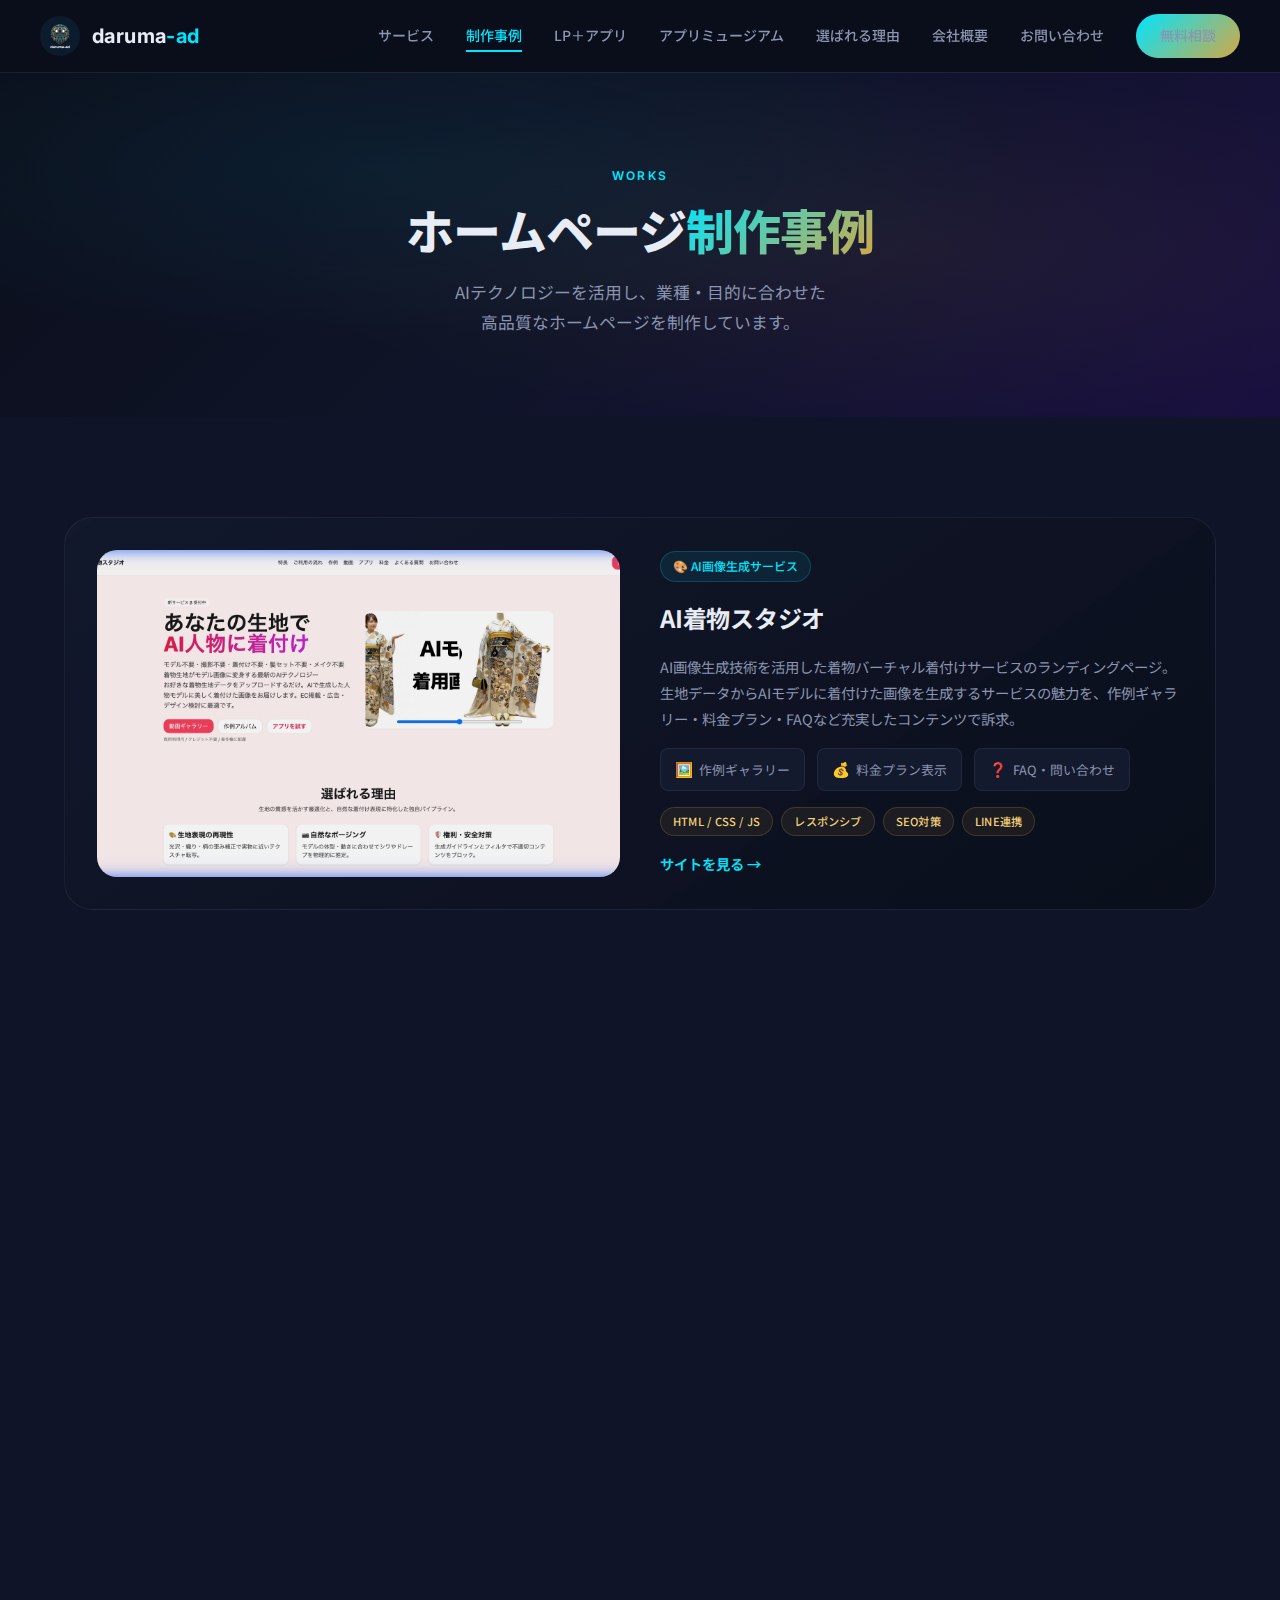
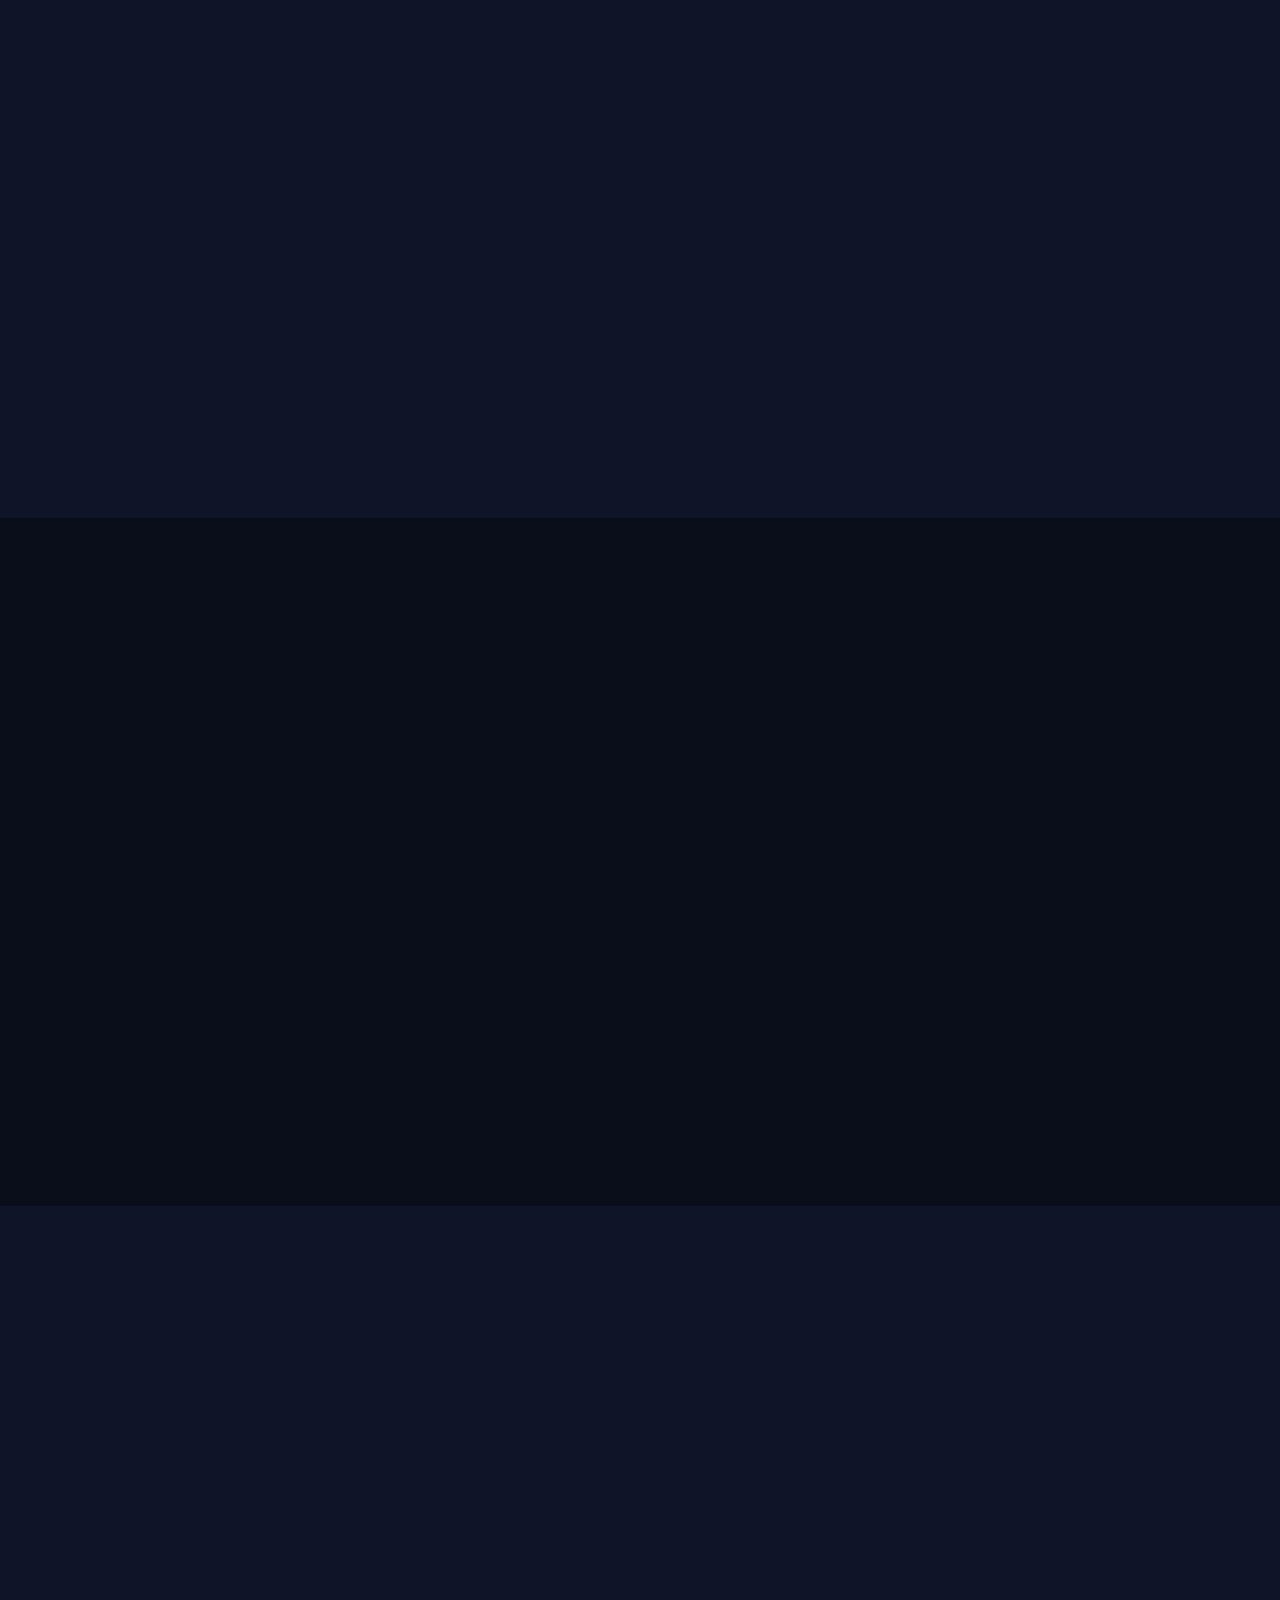
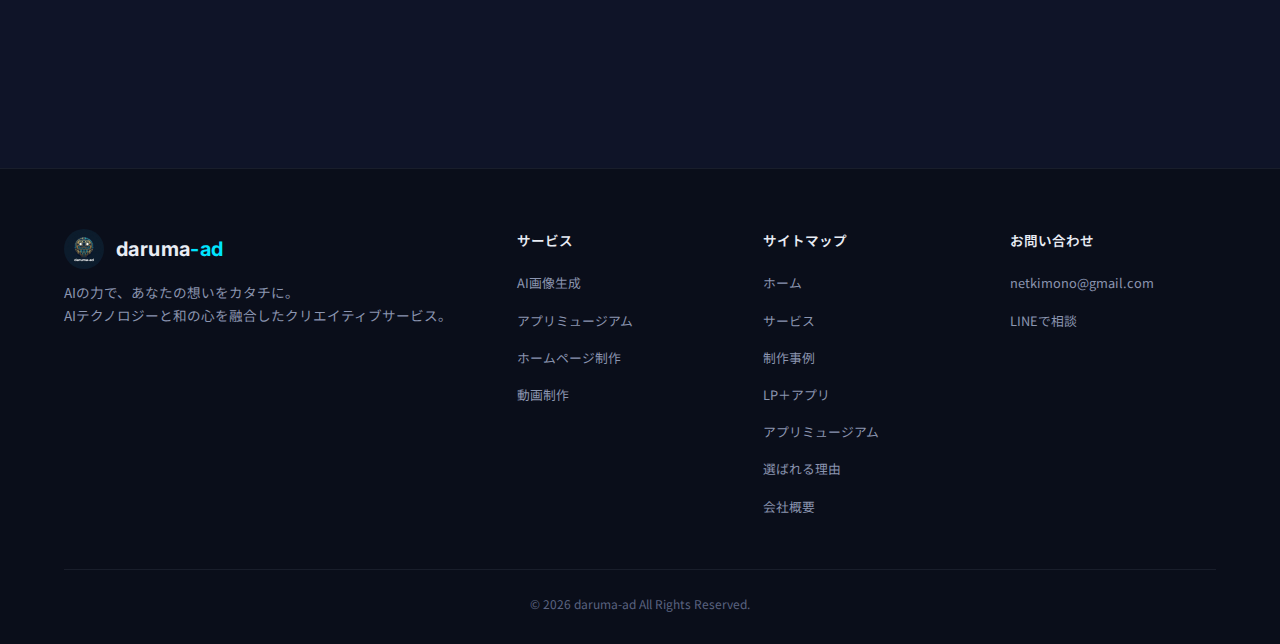
<file: works.html>
<!DOCTYPE html>
<html lang="ja">

<head>
    <meta charset="UTF-8">
    <meta name="viewport" content="width=device-width, initial-scale=1.0">
    <title>ホームページ制作事例 | daruma-ad</title>
    <meta name="description" content="daruma-adのホームページ制作事例をご紹介。AI着物スタジオ、AI忍者くん、振袖占いLPなど、様々な業種のサイト制作を手掛けています。">
    <meta property="og:title" content="ホームページ制作事例 | daruma-ad">
    <meta property="og:description" content="AIテクノロジーを活用した高品質なホームページ制作事例。スピーディーかつリーズナブルに、あなたのビジネスに最適なサイトを構築します。">
    <meta property="og:type" content="website">
    <link rel="icon" href="images/daruma-logo2.png" type="image/png">
    <link rel="stylesheet" href="styles.css">
</head>

<body>

    <!-- ========== Header ========== -->
    <header class="header scrolled" id="top">
        <div class="header-inner">
            <a href="index.html" class="logo">
                <img src="images/daruma-logo2.png" alt="daruma-ad" class="logo-icon">
                <div class="logo-text">daruma<span>-ad</span></div>
            </a>

            <nav class="nav-links" id="nav-links">
                <a href="index.html#services">サービス</a>
                <a href="works.html" class="nav-active">制作事例</a>
                <a href="lp-app.html">LP＋アプリ</a>
                <a href="apps.html">アプリミュージアム</a>
                <a href="index.html#reasons">選ばれる理由</a>
                <a href="index.html#about">会社概要</a>
                <a href="index.html#contact">お問い合わせ</a>
                <a href="index.html#contact" class="btn-cta-nav">無料相談</a>
            </nav>

            <button class="mobile-toggle" id="mobile-toggle" aria-label="メニューを開く">
                <span></span>
                <span></span>
                <span></span>
            </button>
        </div>
    </header>

    <!-- ========== Page Hero ========== -->
    <section class="page-hero">
        <div class="page-hero-particles">
            <div class="particle"></div>
            <div class="particle"></div>
            <div class="particle"></div>
            <div class="particle"></div>
            <div class="particle"></div>
            <div class="particle"></div>
        </div>
        <div class="container">
            <span class="section-label">Works</span>
            <h1 class="page-hero-title">ホームページ<span class="gradient-text">制作事例</span></h1>
            <p class="page-hero-subtitle">
                AIテクノロジーを活用し、業種・目的に合わせた<br>
                高品質なホームページを制作しています。
            </p>
        </div>
    </section>

    <!-- ========== Portfolio Grid ========== -->
    <section class="portfolio-section">
        <div class="container">

            <!-- Card 1: AI着物スタジオ -->
            <div class="portfolio-card reveal">
                <div class="portfolio-card-inner">
                    <div class="portfolio-image">
                        <img src="images/works-ai-kimono.png" alt="AI着物スタジオ サイトイメージ">
                        <div class="portfolio-image-overlay">
                            <a href="kimono/index.html"
                                class="portfolio-preview-btn">サイトを見る →</a>
                        </div>
                    </div>
                    <div class="portfolio-info">
                        <div class="portfolio-meta">
                            <span class="portfolio-category">🎨 AI画像生成サービス</span>
                        </div>
                        <h3>AI着物スタジオ</h3>
                        <p>AI画像生成技術を活用した着物バーチャル着付けサービスのランディングページ。生地データからAIモデルに着付けた画像を生成するサービスの魅力を、作例ギャラリー・料金プラン・FAQなど充実したコンテンツで訴求。
                        </p>
                        <div class="portfolio-highlights">
                            <div class="highlight-item">
                                <span class="highlight-icon">🖼️</span>
                                <span>作例ギャラリー</span>
                            </div>
                            <div class="highlight-item">
                                <span class="highlight-icon">💰</span>
                                <span>料金プラン表示</span>
                            </div>
                            <div class="highlight-item">
                                <span class="highlight-icon">❓</span>
                                <span>FAQ・問い合わせ</span>
                            </div>
                        </div>
                        <div class="tech-tags">
                            <span class="tech-tag">HTML / CSS / JS</span>
                            <span class="tech-tag">レスポンシブ</span>
                            <span class="tech-tag">SEO対策</span>
                            <span class="tech-tag">LINE連携</span>
                        </div>
                        <a href="kimono/index.html"
                            class="portfolio-link">サイトを見る →</a>
                    </div>
                </div>
            </div>

            <!-- Card 2: AI忍者くん -->
            <div class="portfolio-card reveal">
                <div class="portfolio-card-inner">
                    <div class="portfolio-image">
                        <img src="images/works-ai-ninja.png" alt="AI忍者くん サイトイメージ">
                        <div class="portfolio-image-overlay">
                            <a href="works.html"
                                class="portfolio-preview-btn">サイトを見る →</a>
                        </div>
                    </div>
                    <div class="portfolio-info">
                        <div class="portfolio-meta">
                            <span class="portfolio-category">🌐 コーポレートサイト</span>
                        </div>
                        <h3>AI忍者くん</h3>
                        <p>AIクリエイティブサービスの総合サイト。サイバーパンク×和のテイストで、先進性と日本らしさを融合したデザイン。サービス紹介・選ばれる理由・制作の流れ・問い合わせフォームを1ページに集約。
                        </p>
                        <div class="portfolio-highlights">
                            <div class="highlight-item">
                                <span class="highlight-icon">🎨</span>
                                <span>サイバーパンクUI</span>
                            </div>
                            <div class="highlight-item">
                                <span class="highlight-icon">⚡</span>
                                <span>アニメーション効果</span>
                            </div>
                            <div class="highlight-item">
                                <span class="highlight-icon">📝</span>
                                <span>問い合わせフォーム</span>
                            </div>
                        </div>
                        <div class="tech-tags">
                            <span class="tech-tag">HTML / CSS / JS</span>
                            <span class="tech-tag">レスポンシブ</span>
                            <span class="tech-tag">Formspree</span>
                            <span class="tech-tag">パーティクル演出</span>
                        </div>
                        <a href="works.html"
                            class="portfolio-link">サイトを見る →</a>
                    </div>
                </div>
            </div>

            <!-- Card 3: 振袖占い LP -->
            <div class="portfolio-card reveal">
                <div class="portfolio-card-inner portfolio-card-mobile">
                    <div class="portfolio-image portfolio-image-mobile">
                        <span class="portfolio-badge">📱 スマホサイト</span>
                        <img src="images/works-furisode-lp.png" alt="振袖占いLP サイトイメージ">
                        <div class="portfolio-image-overlay">
                            <a target="_blank" rel="noopener" href="https://daruma-ad.github.io/furisode_fortune_LP/"
                                class="portfolio-preview-btn">サイトを見る →</a>
                        </div>
                    </div>
                    <div class="portfolio-info">
                        <div class="portfolio-meta">
                            <span class="portfolio-category">📱 スマホ向けLP</span>
                        </div>
                        <h3>振袖占い LP</h3>
                        <p>呉服店の集客のためのスマートフォン向けランディングページ。AI振袖診断アプリへの誘導を軸に、特典情報・お客様の声・店舗案内を縦スクロールで展開。来店予約への導線を最適化。</p>
                        <div class="portfolio-highlights">
                            <div class="highlight-item">
                                <span class="highlight-icon">🔮</span>
                                <span>AI診断アプリ連携</span>
                            </div>
                            <div class="highlight-item">
                                <span class="highlight-icon">🎁</span>
                                <span>特典・クーポン</span>
                            </div>
                            <div class="highlight-item">
                                <span class="highlight-icon">📍</span>
                                <span>店舗情報・予約</span>
                            </div>
                        </div>
                        <div class="tech-tags">
                            <span class="tech-tag">HTML / CSS / JS</span>
                            <span class="tech-tag">モバイルファースト</span>
                            <span class="tech-tag">PWA対応</span>
                            <span class="tech-tag">Firebase連携</span>
                        </div>
                        <a target="_blank" rel="noopener" href="https://daruma-ad.github.io/furisode_fortune_LP/"
                            class="portfolio-link">サイトを見る →</a>
                    </div>
                </div>
            </div>

        </div>
    </section>

    <!-- ========== Features Section ========== -->
    <section class="works-features">
        <div class="container">
            <div class="text-center reveal">
                <span class="section-label">Features</span>
                <h2 class="section-title">制作の<span class="highlight">特徴</span></h2>
                <p class="section-subtitle">すべての制作にAIテクノロジーを活用し、高品質×スピード×コストを実現。</p>
            </div>

            <div class="features-grid">
                <div class="feature-card reveal reveal-delay-1">
                    <div class="feature-icon">🤖</div>
                    <h3>AI活用の高速制作</h3>
                    <p>最新のAIツールを活用し、デザイン・コーディング・コンテンツ制作を効率化。従来の3倍のスピードで高品質なサイトをお届けします。</p>
                </div>
                <div class="feature-card reveal reveal-delay-2">
                    <div class="feature-icon">📱</div>
                    <h3>完全レスポンシブ</h3>
                    <p>すべてのサイトをモバイルファーストで設計。スマホ・タブレット・PCどのデバイスでも美しく表示されるレスポンシブデザインを標準提供。</p>
                </div>
                <div class="feature-card reveal reveal-delay-3">
                    <div class="feature-icon">🔍</div>
                    <h3>SEO対策済み</h3>
                    <p>検索エンジンに最適化されたHTMLマークアップ、メタタグ、構造化データを標準装備。公開直後から集客に貢献するサイト設計。</p>
                </div>
            </div>
        </div>
    </section>

    <!-- ========== CTA Section ========== -->
    <section class="works-cta">
        <div class="container">
            <div class="cta-card reveal">
                <h2>あなたのホームページも<br><span class="gradient-text">作りませんか？</span></h2>
                <p>まずはお気軽にご相談ください。ご要望をお聞きし、最適なプランをご提案します。</p>
                <div class="cta-buttons">
                    <a href="index.html#contact" class="btn-primary">無料相談する →</a>
                    <a href="https://lin.ee/zPFbRwW" class="btn-line">💬 LINEで相談する</a>
                </div>
            </div>
        </div>
    </section>

    <!-- ========== Footer ========== -->
    <footer class="footer">
        <div class="container">
            <div class="footer-grid">
                <div class="footer-brand">
                    <a href="index.html" class="logo">
                        <img src="images/daruma-logo2.png" alt="daruma-ad" class="logo-icon">
                        <div class="logo-text">daruma<span>-ad</span></div>
                    </a>
                    <p>AIの力で、あなたの想いをカタチに。<br>AIテクノロジーと和の心を融合したクリエイティブサービス。</p>
                </div>

                <div class="footer-column">
                    <h4>サービス</h4>
                    <ul>
                        <li><a href="kimono/index.html">AI画像生成</a></li>
                        <li><a href="apps.html">アプリミュージアム</a></li>
                        <li><a href="works.html">ホームページ制作</a></li>
                        <li><a href="kimono/videos.html">動画制作</a></li>
                    </ul>
                </div>

                <div class="footer-column">
                    <h4>サイトマップ</h4>
                    <ul>
                        <li><a href="index.html">ホーム</a></li>
                        <li><a href="index.html#services">サービス</a></li>
                        <li><a href="works.html">制作事例</a></li>
                        <li><a href="lp-app.html">LP＋アプリ</a></li>
                        <li><a href="apps.html">アプリミュージアム</a></li>
                        <li><a href="index.html#reasons">選ばれる理由</a></li>
                        <li><a href="index.html#about">会社概要</a></li>
                    </ul>
                </div>

                <div class="footer-column">
                    <h4>お問い合わせ</h4>
                    <ul>
                        <li><a href="mailto:netkimono@gmail.com">netkimono@gmail.com</a></li>
                        <li><a href="https://lin.ee/zPFbRwW">LINEで相談</a></li>
                    </ul>
                </div>
            </div>

            <div class="footer-bottom">
                © 2026 daruma-ad All Rights Reserved.
            </div>
        </div>
    </footer>

    <script src="script.js"></script>
</body>

</html>
</file>
<file: styles.css>
/* ===================================
   daruma-ad Corporate Site
   Design System & Styles
   =================================== */

/* ---------- Google Fonts ---------- */
@import url('https://fonts.googleapis.com/css2?family=Inter:wght@300;400;500;600;700;800&family=Noto+Sans+JP:wght@300;400;500;600;700;800&display=swap');

/* ---------- CSS Custom Properties ---------- */
:root {
  /* Colors */
  --bg-primary: #0a0e1a;
  --bg-secondary: #0f1428;
  --bg-card: #141a2e;
  --bg-card-hover: #1a2240;

  --text-primary: #e8ecf4;
  --text-secondary: #8b95b0;
  --text-muted: #5a6380;

  --accent-cyan: #00e5ff;
  --accent-gold: #d4a843;
  --accent-gold-light: #f0d078;
  --accent-magenta: #e040fb;
  --accent-green: #06d6a0;

  --gradient-primary: linear-gradient(135deg, var(--accent-cyan), var(--accent-gold));
  --gradient-hero: linear-gradient(135deg, #0a0e1a 0%, #0f1428 50%, #1a1040 100%);
  --gradient-card: linear-gradient(145deg, rgba(20, 26, 46, 0.8), rgba(10, 14, 26, 0.9));

  --border-subtle: rgba(139, 149, 176, 0.12);
  --border-glow: rgba(0, 229, 255, 0.3);

  --shadow-sm: 0 2px 8px rgba(0, 0, 0, 0.3);
  --shadow-md: 0 4px 16px rgba(0, 0, 0, 0.4);
  --shadow-lg: 0 8px 32px rgba(0, 0, 0, 0.5);
  --shadow-glow-cyan: 0 0 20px rgba(0, 229, 255, 0.15);
  --shadow-glow-gold: 0 0 20px rgba(212, 168, 67, 0.15);

  /* Typography */
  --font-primary: 'Noto Sans JP', 'Inter', -apple-system, BlinkMacSystemFont, sans-serif;
  --font-display: 'Inter', 'Noto Sans JP', sans-serif;

  /* Spacing */
  --section-padding: 100px 0;
  --container-width: 1200px;

  /* Animation */
  --ease-out: cubic-bezier(0.25, 0.46, 0.45, 0.94);
  --ease-spring: cubic-bezier(0.34, 1.56, 0.64, 1);
  --transition-fast: 0.2s var(--ease-out);
  --transition-normal: 0.4s var(--ease-out);
  --transition-slow: 0.6s var(--ease-out);

  /* Border Radius */
  --radius-sm: 8px;
  --radius-md: 12px;
  --radius-lg: 20px;
  --radius-xl: 28px;
}

/* ---------- Reset & Base ---------- */
*,
*::before,
*::after {
  margin: 0;
  padding: 0;
  box-sizing: border-box;
}

html {
  scroll-behavior: smooth;
  font-size: 16px;
}

body {
  font-family: var(--font-primary);
  background-color: var(--bg-primary);
  color: var(--text-primary);
  line-height: 1.7;
  overflow-x: hidden;
  -webkit-font-smoothing: antialiased;
  -moz-osx-font-smoothing: grayscale;
}

img {
  max-width: 100%;
  height: auto;
  display: block;
}

a {
  text-decoration: none;
  color: inherit;
  transition: var(--transition-fast);
}

ul {
  list-style: none;
}

/* ---------- Utility ---------- */
.container {
  max-width: var(--container-width);
  margin: 0 auto;
  padding: 0 24px;
}

.section-label {
  display: inline-block;
  font-family: var(--font-display);
  font-size: 0.75rem;
  font-weight: 600;
  letter-spacing: 0.2em;
  text-transform: uppercase;
  color: var(--accent-cyan);
  margin-bottom: 12px;
}

.section-title {
  font-size: clamp(1.75rem, 4vw, 2.5rem);
  font-weight: 700;
  line-height: 1.3;
  margin-bottom: 16px;
}

.section-title .highlight {
  background: var(--gradient-primary);
  -webkit-background-clip: text;
  -webkit-text-fill-color: transparent;
  background-clip: text;
}

.section-subtitle {
  font-size: 1rem;
  color: var(--text-secondary);
  max-width: 600px;
  margin: 0 auto 48px;
}

.text-center {
  text-align: center;
}

/* ---------- Scroll Reveal Animation ---------- */
.reveal {
  opacity: 0;
  transform: translateY(40px);
  transition: opacity 0.8s var(--ease-out), transform 0.8s var(--ease-out);
}

.reveal.visible {
  opacity: 1;
  transform: translateY(0);
}

.reveal-delay-1 {
  transition-delay: 0.1s;
}

.reveal-delay-2 {
  transition-delay: 0.2s;
}

.reveal-delay-3 {
  transition-delay: 0.3s;
}

.reveal-delay-4 {
  transition-delay: 0.4s;
}

/* ---------- Header / Navigation ---------- */
.header {
  position: fixed;
  top: 0;
  left: 0;
  right: 0;
  z-index: 1000;
  padding: 0 24px;
  transition: background var(--transition-normal), box-shadow var(--transition-normal);
}

.header.scrolled {
  background: rgba(10, 14, 26, 0.92);
  backdrop-filter: blur(20px);
  -webkit-backdrop-filter: blur(20px);
  box-shadow: 0 1px 0 var(--border-subtle);
}

.header-inner {
  max-width: var(--container-width);
  margin: 0 auto;
  display: flex;
  align-items: center;
  justify-content: space-between;
  height: 72px;
}

.logo {
  display: flex;
  align-items: center;
  gap: 12px;
}

.logo-icon {
  width: 40px;
  height: 40px;
  border-radius: 50%;
  object-fit: cover;
}

.logo-text {
  font-family: var(--font-display);
  font-size: 1.25rem;
  font-weight: 700;
  letter-spacing: 0.02em;
}

.logo-text span {
  color: var(--accent-cyan);
}

.nav-links {
  display: flex;
  align-items: center;
  gap: 32px;
}

.nav-links a {
  font-size: 0.875rem;
  font-weight: 500;
  color: var(--text-secondary);
  position: relative;
}

.nav-links a::after {
  content: '';
  position: absolute;
  bottom: -4px;
  left: 0;
  width: 0;
  height: 2px;
  background: var(--accent-cyan);
  transition: width var(--transition-normal);
}

.nav-links a:hover {
  color: var(--text-primary);
}

.nav-links a:hover::after {
  width: 100%;
}

.btn-cta-nav {
  display: inline-flex;
  align-items: center;
  gap: 6px;
  padding: 10px 24px;
  border-radius: 50px;
  font-size: 0.875rem;
  font-weight: 600;
  background: var(--gradient-primary);
  color: var(--bg-primary);
  border: none;
  cursor: pointer;
  transition: transform var(--transition-fast), box-shadow var(--transition-fast);
}

.btn-cta-nav:hover {
  transform: translateY(-2px);
  box-shadow: var(--shadow-glow-cyan);
}

/* Mobile Menu */
.mobile-toggle {
  display: none;
  flex-direction: column;
  gap: 5px;
  background: none;
  border: none;
  cursor: pointer;
  padding: 4px;
}

.mobile-toggle span {
  width: 24px;
  height: 2px;
  background: var(--text-primary);
  border-radius: 2px;
  transition: var(--transition-fast);
}

/* ---------- Hero Section ---------- */
.hero {
  position: relative;
  min-height: 100vh;
  display: flex;
  align-items: center;
  padding: 120px 0 80px;
  background: var(--gradient-hero);
  overflow: hidden;
}

.hero::before {
  content: '';
  position: absolute;
  top: 0;
  left: 0;
  right: 0;
  bottom: 0;
  background:
    radial-gradient(ellipse at 20% 50%, rgba(0, 229, 255, 0.05) 0%, transparent 50%),
    radial-gradient(ellipse at 80% 20%, rgba(212, 168, 67, 0.05) 0%, transparent 50%),
    radial-gradient(ellipse at 50% 80%, rgba(224, 64, 251, 0.03) 0%, transparent 50%);
  pointer-events: none;
}

/* Floating particles */
.hero-particles {
  position: absolute;
  inset: 0;
  pointer-events: none;
  overflow: hidden;
}

.particle {
  position: absolute;
  width: 4px;
  height: 4px;
  background: var(--accent-cyan);
  border-radius: 50%;
  opacity: 0;
  animation: float-particle 8s infinite;
}

.particle:nth-child(1) {
  left: 10%;
  animation-delay: 0s;
}

.particle:nth-child(2) {
  left: 25%;
  animation-delay: 1.5s;
  background: var(--accent-gold);
}

.particle:nth-child(3) {
  left: 40%;
  animation-delay: 3s;
}

.particle:nth-child(4) {
  left: 55%;
  animation-delay: 0.8s;
  background: var(--accent-magenta);
}

.particle:nth-child(5) {
  left: 70%;
  animation-delay: 2.2s;
}

.particle:nth-child(6) {
  left: 85%;
  animation-delay: 4s;
  background: var(--accent-gold);
}

.particle:nth-child(7) {
  left: 15%;
  animation-delay: 5s;
}

.particle:nth-child(8) {
  left: 60%;
  animation-delay: 3.5s;
  background: var(--accent-gold);
}

@keyframes float-particle {
  0% {
    transform: translateY(100vh) scale(0);
    opacity: 0;
  }

  10% {
    opacity: 0.6;
  }

  90% {
    opacity: 0.6;
  }

  100% {
    transform: translateY(-20vh) scale(1);
    opacity: 0;
  }
}

.hero-inner {
  display: grid;
  grid-template-columns: 1fr 1fr;
  gap: 60px;
  align-items: center;
  position: relative;
  z-index: 1;
}

.hero-badge {
  display: inline-flex;
  align-items: center;
  gap: 8px;
  padding: 8px 16px;
  border-radius: 50px;
  background: rgba(0, 229, 255, 0.08);
  border: 1px solid rgba(0, 229, 255, 0.2);
  font-size: 0.8rem;
  font-weight: 500;
  color: var(--accent-cyan);
  margin-bottom: 24px;
}

.hero-title {
  font-size: clamp(2rem, 5vw, 3.5rem);
  font-weight: 800;
  line-height: 1.25;
  margin-bottom: 24px;
  letter-spacing: -0.02em;
}

.hero-title .gradient-text {
  background: var(--gradient-primary);
  -webkit-background-clip: text;
  -webkit-text-fill-color: transparent;
  background-clip: text;
}

.hero-description {
  font-size: 1.1rem;
  color: var(--text-secondary);
  margin-bottom: 36px;
  line-height: 1.8;
}

.hero-cta {
  display: flex;
  gap: 16px;
  flex-wrap: wrap;
}

.btn-primary {
  display: inline-flex;
  align-items: center;
  gap: 8px;
  padding: 16px 32px;
  border-radius: 50px;
  font-size: 1rem;
  font-weight: 600;
  background: var(--gradient-primary);
  color: var(--bg-primary);
  border: none;
  cursor: pointer;
  transition: transform var(--transition-fast), box-shadow var(--transition-fast);
}

.btn-primary:hover {
  transform: translateY(-3px);
  box-shadow: var(--shadow-glow-cyan), var(--shadow-md);
}

.btn-secondary {
  display: inline-flex;
  align-items: center;
  gap: 8px;
  padding: 16px 32px;
  border-radius: 50px;
  font-size: 1rem;
  font-weight: 600;
  background: transparent;
  color: var(--text-primary);
  border: 1px solid var(--border-subtle);
  cursor: pointer;
  transition: var(--transition-fast);
}

.btn-secondary:hover {
  border-color: var(--accent-cyan);
  color: var(--accent-cyan);
  transform: translateY(-3px);
  box-shadow: var(--shadow-glow-cyan);
}

.hero-visual {
  position: relative;
  display: flex;
  justify-content: center;
  align-items: center;
}

.hero-image-wrapper {
  position: relative;
  width: 100%;
  max-width: 480px;
  border-radius: var(--radius-xl);
  overflow: hidden;
  box-shadow: var(--shadow-lg);
}

.hero-image-wrapper::before {
  content: '';
  position: absolute;
  inset: -2px;
  border-radius: var(--radius-xl);
  background: var(--gradient-primary);
  z-index: -1;
  opacity: 0.5;
}

.hero-image-wrapper img {
  border-radius: var(--radius-xl);
  width: 100%;
  aspect-ratio: 1;
  object-fit: cover;
}

/* Floating stats badges */
.hero-stat {
  position: absolute;
  padding: 12px 20px;
  border-radius: var(--radius-md);
  background: rgba(20, 26, 46, 0.9);
  backdrop-filter: blur(12px);
  border: 1px solid var(--border-subtle);
  font-size: 0.8rem;
  animation: float-badge 4s ease-in-out infinite;
}

.hero-stat.stat-1 {
  top: 10%;
  right: -20px;
  animation-delay: 0s;
}

.hero-stat.stat-2 {
  bottom: 15%;
  left: -20px;
  animation-delay: 1.5s;
}

.hero-stat .stat-value {
  font-size: 1.25rem;
  font-weight: 700;
  color: var(--accent-cyan);
}

.hero-stat .stat-label {
  color: var(--text-secondary);
  font-size: 0.7rem;
}

@keyframes float-badge {

  0%,
  100% {
    transform: translateY(0);
  }

  50% {
    transform: translateY(-10px);
  }
}

/* ---------- Services Section ---------- */
.services {
  padding: var(--section-padding);
  background: var(--bg-secondary);
  position: relative;
}

.services::before {
  content: '';
  position: absolute;
  top: 0;
  left: 0;
  right: 0;
  height: 1px;
  background: linear-gradient(90deg, transparent, var(--border-subtle), transparent);
}

.services-grid {
  display: grid;
  grid-template-columns: repeat(2, 1fr);
  gap: 24px;
  margin-top: 48px;
}

.service-card {
  position: relative;
  padding: 36px;
  border-radius: var(--radius-lg);
  background: var(--gradient-card);
  border: 1px solid var(--border-subtle);
  transition: transform var(--transition-normal), border-color var(--transition-normal), box-shadow var(--transition-normal);
  overflow: hidden;
}

.service-card::before {
  content: '';
  position: absolute;
  top: 0;
  left: 0;
  right: 0;
  height: 3px;
  background: var(--gradient-primary);
  opacity: 0;
  transition: opacity var(--transition-normal);
}

.service-card:hover {
  transform: translateY(-6px);
  border-color: var(--border-glow);
  box-shadow: var(--shadow-glow-cyan);
}

.service-card:hover::before {
  opacity: 1;
}

.service-icon {
  width: 56px;
  height: 56px;
  border-radius: var(--radius-md);
  display: flex;
  align-items: center;
  justify-content: center;
  font-size: 1.5rem;
  margin-bottom: 20px;
  background: rgba(0, 229, 255, 0.08);
  border: 1px solid rgba(0, 229, 255, 0.15);
}

.service-card:nth-child(2) .service-icon {
  background: rgba(212, 168, 67, 0.08);
  border-color: rgba(212, 168, 67, 0.15);
}

.service-card:nth-child(3) .service-icon {
  background: rgba(224, 64, 251, 0.08);
  border-color: rgba(224, 64, 251, 0.15);
}

.service-card:nth-child(4) .service-icon {
  background: rgba(6, 214, 160, 0.08);
  border-color: rgba(6, 214, 160, 0.15);
}

.service-card h3 {
  font-size: 1.3rem;
  font-weight: 700;
  margin-bottom: 12px;
}

.service-card p {
  color: var(--text-secondary);
  font-size: 0.95rem;
  margin-bottom: 20px;
  line-height: 1.7;
}

.service-features {
  display: flex;
  flex-direction: column;
  gap: 8px;
  margin-bottom: 24px;
}

.service-features li {
  display: flex;
  align-items: center;
  gap: 8px;
  font-size: 0.85rem;
  color: var(--text-secondary);
}

.service-features li::before {
  content: '▸';
  color: var(--accent-cyan);
  font-weight: 700;
}

.service-link {
  display: inline-flex;
  align-items: center;
  gap: 6px;
  font-size: 0.9rem;
  font-weight: 600;
  color: var(--accent-cyan);
  transition: gap var(--transition-fast);
}

.service-link:hover {
  gap: 12px;
}

.service-card:nth-child(2) .service-link {
  color: var(--accent-gold);
}

.service-card:nth-child(3) .service-link {
  color: var(--accent-magenta);
}

.service-card:nth-child(4) .service-link {
  color: var(--accent-green);
}

/* ---------- Works / Portfolio Section ---------- */
.works {
  padding: var(--section-padding);
  background: var(--bg-primary);
}

.works-tabs {
  display: flex;
  justify-content: center;
  align-items: center;
  gap: 12px;
  margin: 30px 0 40px;
  flex-wrap: wrap;
}

.works-tab-btn {
  background: var(--bg-card);
  border: 1px solid var(--border-subtle);
  color: var(--text-secondary);
  padding: 10px 24px;
  border-radius: 30px;
  font-size: 0.95rem;
  font-weight: 500;
  cursor: pointer;
  transition: all 0.3s ease;
  position: relative;
  overflow: hidden;
}

.works-tab-btn::before {
  content: '';
  position: absolute;
  top: 0;
  left: 0;
  width: 100%;
  height: 100%;
  background: var(--gradient-primary);
  opacity: 0;
  transition: opacity 0.3s ease;
  z-index: 0;
}

.works-tab-btn span {
  position: relative;
  z-index: 1;
}

.works-tab-btn:hover {
  border-color: var(--accent-cyan);
  color: var(--text-primary);
  box-shadow: 0 0 15px rgba(0, 240, 255, 0.2);
}

.works-tab-btn.active {
  color: var(--bg-primary);
  border-color: transparent;
}

.works-tab-btn.active::before {
  opacity: 1;
}

.works-showcase {
  display: grid;
  grid-template-columns: repeat(3, 1fr);
  gap: 24px;
  margin-top: 48px;
}

/* Works Item Additional Styles for Tabs */
.work-item {
  transition: transform 0.4s cubic-bezier(0.175, 0.885, 0.32, 1.275), opacity 0.4s ease, filter 0.4s ease;
  transform-origin: center;
}

.work-item.hide {
  display: none;
}

.work-category {
  display: inline-block;
  background: rgba(0, 240, 255, 0.15);
  color: var(--accent-cyan);
  border: 1px solid rgba(0, 240, 255, 0.3);
  padding: 4px 12px;
  border-radius: 20px;
  font-size: 0.75rem;
  font-weight: 600;
  margin-bottom: 12px;
  backdrop-filter: blur(4px);
}

.work-item {
  position: relative;
  border-radius: var(--radius-lg);
  overflow: hidden;
  aspect-ratio: 4/3;
  cursor: pointer;
}

.work-item img {
  width: 100%;
  height: 100%;
  object-fit: cover;
  transition: transform var(--transition-slow);
}

.work-item:hover img {
  transform: scale(1.08);
}

.work-overlay {
  position: absolute;
  inset: 0;
  background: linear-gradient(to top, rgba(10, 14, 26, 0.9) 0%, transparent 60%);
  display: flex;
  flex-direction: column;
  justify-content: flex-end;
  padding: 24px;
  opacity: 0;
  transition: opacity var(--transition-normal);
}

.work-item:hover .work-overlay {
  opacity: 1;
}

.work-overlay h4 {
  font-size: 1.1rem;
  font-weight: 600;
  margin-bottom: 4px;
}

.work-overlay p {
  font-size: 0.8rem;
  color: var(--text-secondary);
}

/* Stats row */
.stats-row {
  display: grid;
  grid-template-columns: repeat(3, 1fr);
  gap: 24px;
  margin-top: 60px;
}

.stat-item {
  text-align: center;
  padding: 32px 20px;
  border-radius: var(--radius-lg);
  background: var(--bg-card);
  border: 1px solid var(--border-subtle);
}

.stat-item .stat-number {
  font-size: clamp(2rem, 4vw, 3rem);
  font-weight: 800;
  font-family: var(--font-display);
  background: var(--gradient-primary);
  -webkit-background-clip: text;
  -webkit-text-fill-color: transparent;
  background-clip: text;
}

.stat-item .stat-desc {
  font-size: 0.85rem;
  color: var(--text-secondary);
  margin-top: 4px;
}

/* ---------- Reasons Section ---------- */
.reasons {
  padding: var(--section-padding);
  background: var(--bg-secondary);
  position: relative;
}

.reasons::before {
  content: '';
  position: absolute;
  top: 0;
  left: 0;
  right: 0;
  height: 1px;
  background: linear-gradient(90deg, transparent, var(--border-subtle), transparent);
}

.reasons-grid {
  display: grid;
  grid-template-columns: repeat(3, 1fr);
  gap: 32px;
  margin-top: 48px;
}

.reason-card {
  text-align: center;
  padding: 48px 32px;
  border-radius: var(--radius-lg);
  background: var(--gradient-card);
  border: 1px solid var(--border-subtle);
  transition: transform var(--transition-normal), box-shadow var(--transition-normal);
}

.reason-card:hover {
  transform: translateY(-6px);
  box-shadow: var(--shadow-glow-gold);
}

.reason-icon {
  width: 72px;
  height: 72px;
  margin: 0 auto 24px;
  border-radius: 50%;
  display: flex;
  align-items: center;
  justify-content: center;
  font-size: 2rem;
  background: rgba(212, 168, 67, 0.08);
  border: 1px solid rgba(212, 168, 67, 0.15);
}

.reason-card h3 {
  font-size: 1.3rem;
  font-weight: 700;
  margin-bottom: 12px;
}

.reason-card p {
  color: var(--text-secondary);
  font-size: 0.9rem;
  line-height: 1.8;
}

/* ---------- About Section ---------- */
.about {
  padding: var(--section-padding);
  background: var(--bg-primary);
}

.about-grid {
  display: grid;
  grid-template-columns: 1fr 1fr;
  gap: 60px;
  align-items: start;
  margin-top: 48px;
}

.about-content h3 {
  font-size: 1.5rem;
  font-weight: 700;
  margin-bottom: 20px;
  background: var(--gradient-primary);
  -webkit-background-clip: text;
  -webkit-text-fill-color: transparent;
  background-clip: text;
}

.about-content p {
  color: var(--text-secondary);
  font-size: 0.95rem;
  line-height: 1.9;
  margin-bottom: 16px;
}

.about-info {
  padding: 36px;
  border-radius: var(--radius-lg);
  background: var(--bg-card);
  border: 1px solid var(--border-subtle);
}

.about-info h3 {
  font-size: 1.25rem;
  font-weight: 700;
  margin-bottom: 24px;
  padding-bottom: 16px;
  border-bottom: 1px solid var(--border-subtle);
}

.info-table {
  display: flex;
  flex-direction: column;
  gap: 16px;
}

.info-row {
  display: grid;
  grid-template-columns: 100px 1fr;
  gap: 16px;
  font-size: 0.9rem;
  padding-bottom: 16px;
  border-bottom: 1px solid var(--border-subtle);
}

.info-row:last-child {
  border-bottom: none;
  padding-bottom: 0;
}

.info-row .label {
  font-weight: 600;
  color: var(--text-primary);
}

.info-row .value {
  color: var(--text-secondary);
}

.info-row .value a {
  color: var(--accent-cyan);
}

.info-row .value a:hover {
  text-decoration: underline;
}

/* ---------- Contact Section ---------- */
.contact {
  padding: var(--section-padding);
  background: var(--bg-secondary);
  position: relative;
}

.contact::before {
  content: '';
  position: absolute;
  top: 0;
  left: 0;
  right: 0;
  height: 1px;
  background: linear-gradient(90deg, transparent, var(--border-subtle), transparent);
}

.contact-grid {
  display: grid;
  grid-template-columns: 1fr 1fr;
  gap: 48px;
  margin-top: 48px;
}

.contact-methods {
  display: flex;
  flex-direction: column;
  gap: 20px;
}

.contact-method {
  display: flex;
  align-items: center;
  gap: 16px;
  padding: 24px;
  border-radius: var(--radius-md);
  background: var(--bg-card);
  border: 1px solid var(--border-subtle);
  transition: border-color var(--transition-fast), transform var(--transition-fast);
}

.contact-method:hover {
  border-color: var(--border-glow);
  transform: translateX(4px);
}

.contact-method-icon {
  width: 48px;
  height: 48px;
  border-radius: var(--radius-sm);
  display: flex;
  align-items: center;
  justify-content: center;
  font-size: 1.25rem;
  background: rgba(0, 229, 255, 0.08);
  flex-shrink: 0;
}

.contact-method h4 {
  font-size: 0.9rem;
  font-weight: 600;
  margin-bottom: 4px;
}

.contact-method p,
.contact-method a {
  font-size: 0.85rem;
  color: var(--text-secondary);
}

.contact-method a:hover {
  color: var(--accent-cyan);
}

.btn-line {
  display: inline-flex;
  align-items: center;
  gap: 10px;
  padding: 16px 32px;
  border-radius: 50px;
  font-size: 1rem;
  font-weight: 600;
  background: #06c755;
  color: #fff;
  border: none;
  cursor: pointer;
  transition: transform var(--transition-fast), box-shadow var(--transition-fast);
  margin-top: 8px;
}

.btn-line:hover {
  transform: translateY(-3px);
  box-shadow: 0 0 20px rgba(6, 199, 85, 0.3);
}

/* Contact Form */
.contact-form {
  display: flex;
  flex-direction: column;
  gap: 16px;
}

.form-group {
  display: flex;
  flex-direction: column;
  gap: 6px;
}

.form-group label {
  font-size: 0.85rem;
  font-weight: 500;
  color: var(--text-secondary);
}

.form-group input,
.form-group select,
.form-group textarea {
  padding: 14px 16px;
  border-radius: var(--radius-sm);
  border: 1px solid var(--border-subtle);
  background: var(--bg-card);
  color: var(--text-primary);
  font-family: var(--font-primary);
  font-size: 0.9rem;
  transition: border-color var(--transition-fast);
  outline: none;
}

.form-group input:focus,
.form-group select:focus,
.form-group textarea:focus {
  border-color: var(--accent-cyan);
  box-shadow: 0 0 0 3px rgba(0, 229, 255, 0.1);
}

.form-group textarea {
  min-height: 120px;
  resize: vertical;
}

.btn-submit {
  padding: 16px 32px;
  border-radius: 50px;
  font-size: 1rem;
  font-weight: 600;
  background: var(--gradient-primary);
  color: var(--bg-primary);
  border: none;
  cursor: pointer;
  transition: transform var(--transition-fast), box-shadow var(--transition-fast);
  align-self: flex-start;
}

.btn-submit:hover {
  transform: translateY(-3px);
  box-shadow: var(--shadow-glow-cyan);
}

/* ---------- Footer ---------- */
.footer {
  padding: 60px 0 30px;
  background: var(--bg-primary);
  border-top: 1px solid var(--border-subtle);
}

.footer-grid {
  display: grid;
  grid-template-columns: 2fr 1fr 1fr 1fr;
  gap: 40px;
  margin-bottom: 40px;
}

.footer-brand p {
  color: var(--text-secondary);
  font-size: 0.85rem;
  margin-top: 12px;
  line-height: 1.7;
}

.footer-column h4 {
  font-size: 0.85rem;
  font-weight: 600;
  margin-bottom: 16px;
  color: var(--text-primary);
}

.footer-column li {
  margin-bottom: 10px;
}

.footer-column a {
  font-size: 0.8rem;
  color: var(--text-secondary);
}

.footer-column a:hover {
  color: var(--accent-cyan);
}

.footer-bottom {
  padding-top: 24px;
  border-top: 1px solid var(--border-subtle);
  text-align: center;
  font-size: 0.75rem;
  color: var(--text-muted);
}

/* ---------- Works Portfolio Page ---------- */
.page-hero {
  position: relative;
  padding: 160px 0 80px;
  background: var(--gradient-hero);
  text-align: center;
  overflow: hidden;
}

.page-hero::before {
  content: '';
  position: absolute;
  top: 0;
  left: 0;
  right: 0;
  bottom: 0;
  background:
    radial-gradient(ellipse at 30% 40%, rgba(0, 229, 255, 0.06) 0%, transparent 50%),
    radial-gradient(ellipse at 70% 60%, rgba(212, 168, 67, 0.06) 0%, transparent 50%);
  pointer-events: none;
}

.page-hero-particles {
  position: absolute;
  inset: 0;
  pointer-events: none;
  overflow: hidden;
}

.page-hero-particles .particle {
  position: absolute;
  width: 4px;
  height: 4px;
  background: var(--accent-cyan);
  border-radius: 50%;
  opacity: 0;
  animation: float-particle 8s infinite;
}

.page-hero-particles .particle:nth-child(1) {
  left: 15%;
  animation-delay: 0s;
}

.page-hero-particles .particle:nth-child(2) {
  left: 35%;
  animation-delay: 1.5s;
  background: var(--accent-gold);
}

.page-hero-particles .particle:nth-child(3) {
  left: 55%;
  animation-delay: 3s;
}

.page-hero-particles .particle:nth-child(4) {
  left: 75%;
  animation-delay: 0.8s;
  background: var(--accent-magenta);
}

.page-hero-particles .particle:nth-child(5) {
  left: 25%;
  animation-delay: 2.2s;
}

.page-hero-particles .particle:nth-child(6) {
  left: 65%;
  animation-delay: 4s;
  background: var(--accent-gold);
}

.page-hero .container {
  position: relative;
  z-index: 1;
}

.page-hero-title {
  font-size: clamp(2rem, 5vw, 3rem);
  font-weight: 800;
  line-height: 1.3;
  margin-bottom: 16px;
  letter-spacing: -0.02em;
}

.page-hero-title .gradient-text {
  background: var(--gradient-primary);
  -webkit-background-clip: text;
  -webkit-text-fill-color: transparent;
  background-clip: text;
}

.page-hero-subtitle {
  font-size: 1.05rem;
  color: var(--text-secondary);
  line-height: 1.8;
}

/* Portfolio Section */
.portfolio-section {
  padding: var(--section-padding);
  background: var(--bg-secondary);
}

.portfolio-card {
  margin-bottom: 48px;
}

.portfolio-card:last-child {
  margin-bottom: 0;
}

.portfolio-card-inner {
  display: grid;
  grid-template-columns: 1fr 1fr;
  gap: 40px;
  align-items: center;
  padding: 32px;
  border-radius: var(--radius-xl);
  background: var(--gradient-card);
  border: 1px solid var(--border-subtle);
  transition: border-color var(--transition-normal), box-shadow var(--transition-normal);
}

.portfolio-card-inner:hover {
  border-color: var(--border-glow);
  box-shadow: var(--shadow-glow-cyan);
}

/* Alternate layout: every other card reverses image/text */
.portfolio-card:nth-child(even) .portfolio-card-inner {
  direction: rtl;
}

.portfolio-card:nth-child(even) .portfolio-card-inner>* {
  direction: ltr;
}

/* Portfolio Image */
.portfolio-image {
  position: relative;
  border-radius: var(--radius-lg);
  overflow: hidden;
  aspect-ratio: 16 / 10;
}

.portfolio-image img {
  width: 100%;
  height: 100%;
  object-fit: cover;
  object-position: top;
  transition: transform var(--transition-slow);
}

.portfolio-card-inner:hover .portfolio-image img {
  transform: scale(1.04);
}

.portfolio-image-overlay {
  position: absolute;
  inset: 0;
  background: rgba(10, 14, 26, 0.6);
  display: flex;
  align-items: center;
  justify-content: center;
  opacity: 0;
  transition: opacity var(--transition-normal);
}

.portfolio-image:hover .portfolio-image-overlay {
  opacity: 1;
}

.portfolio-preview-btn {
  padding: 12px 28px;
  border-radius: 50px;
  background: var(--gradient-primary);
  color: var(--bg-primary);
  font-weight: 600;
  font-size: 0.9rem;
  transition: transform var(--transition-fast);
}

.portfolio-preview-btn:hover {
  transform: scale(1.05);
}

/* Mobile site card */
.portfolio-card-mobile {
  grid-template-columns: 300px 1fr;
}

.portfolio-image-mobile {
  aspect-ratio: 9 / 16;
  max-height: 500px;
}

.portfolio-image-mobile img {
  object-position: top;
}

/* Portfolio Badge */
.portfolio-badge {
  position: absolute;
  top: 12px;
  left: 12px;
  z-index: 2;
  padding: 6px 14px;
  border-radius: 50px;
  background: rgba(224, 64, 251, 0.9);
  backdrop-filter: blur(8px);
  color: #fff;
  font-size: 0.75rem;
  font-weight: 600;
  letter-spacing: 0.02em;
}

/* Portfolio Info */
.portfolio-info {
  display: flex;
  flex-direction: column;
  gap: 16px;
}

.portfolio-meta {
  display: flex;
  align-items: center;
  gap: 8px;
}

.portfolio-category {
  display: inline-flex;
  align-items: center;
  gap: 4px;
  padding: 4px 12px;
  border-radius: 50px;
  background: rgba(0, 229, 255, 0.08);
  border: 1px solid rgba(0, 229, 255, 0.2);
  font-size: 0.75rem;
  font-weight: 500;
  color: var(--accent-cyan);
}

.portfolio-info h3 {
  font-size: 1.5rem;
  font-weight: 700;
  letter-spacing: -0.01em;
}

.portfolio-info p {
  font-size: 0.9rem;
  color: var(--text-secondary);
  line-height: 1.8;
}

/* Portfolio Highlights */
.portfolio-highlights {
  display: flex;
  flex-wrap: wrap;
  gap: 12px;
}

.highlight-item {
  display: flex;
  align-items: center;
  gap: 6px;
  padding: 8px 14px;
  border-radius: var(--radius-sm);
  background: var(--bg-card);
  border: 1px solid var(--border-subtle);
  font-size: 0.8rem;
  color: var(--text-secondary);
}

.highlight-icon {
  font-size: 0.9rem;
}

/* Tech Tags */
.tech-tags {
  display: flex;
  flex-wrap: wrap;
  gap: 8px;
}

.tech-tag {
  padding: 4px 12px;
  border-radius: 50px;
  font-size: 0.7rem;
  font-weight: 500;
  background: rgba(212, 168, 67, 0.08);
  border: 1px solid rgba(212, 168, 67, 0.2);
  color: var(--accent-gold-light);
  letter-spacing: 0.02em;
}

/* Portfolio Link */
.portfolio-link {
  display: inline-flex;
  align-items: center;
  gap: 6px;
  font-size: 0.9rem;
  font-weight: 600;
  color: var(--accent-cyan);
  transition: gap var(--transition-fast);
}

.portfolio-link:hover {
  gap: 12px;
}

/* Nav Active State */
.nav-active {
  color: var(--accent-cyan) !important;
}

.nav-active::after {
  width: 100% !important;
}

/* Features Section */
.works-features {
  padding: var(--section-padding);
  background: var(--bg-primary);
}

.features-grid {
  display: grid;
  grid-template-columns: repeat(3, 1fr);
  gap: 32px;
  margin-top: 48px;
}

.feature-card {
  text-align: center;
  padding: 40px 28px;
  border-radius: var(--radius-lg);
  background: var(--gradient-card);
  border: 1px solid var(--border-subtle);
  transition: transform var(--transition-normal), box-shadow var(--transition-normal);
}

.feature-card:hover {
  transform: translateY(-6px);
  box-shadow: var(--shadow-glow-cyan);
}

.feature-icon {
  width: 64px;
  height: 64px;
  margin: 0 auto 20px;
  border-radius: 50%;
  display: flex;
  align-items: center;
  justify-content: center;
  font-size: 1.8rem;
  background: rgba(0, 229, 255, 0.08);
  border: 1px solid rgba(0, 229, 255, 0.15);
}

.feature-card h3 {
  font-size: 1.15rem;
  font-weight: 700;
  margin-bottom: 12px;
}

.feature-card p {
  color: var(--text-secondary);
  font-size: 0.85rem;
  line-height: 1.8;
}

/* CTA Section */
.works-cta {
  padding: var(--section-padding);
  background: var(--bg-secondary);
}

.cta-card {
  text-align: center;
  padding: 64px 40px;
  border-radius: var(--radius-xl);
  background: var(--gradient-card);
  border: 1px solid var(--border-subtle);
  position: relative;
  overflow: hidden;
}

.cta-card::before {
  content: '';
  position: absolute;
  top: 0;
  left: 0;
  right: 0;
  height: 3px;
  background: var(--gradient-primary);
}

.cta-card h2 {
  font-size: clamp(1.5rem, 3vw, 2rem);
  font-weight: 700;
  line-height: 1.4;
  margin-bottom: 16px;
}

.cta-card p {
  color: var(--text-secondary);
  font-size: 1rem;
  margin-bottom: 32px;
}

.cta-buttons {
  display: flex;
  gap: 16px;
  justify-content: center;
  flex-wrap: wrap;
}

/* ---------- Responsive ---------- */
@media (max-width: 1024px) {
  .hero-inner {
    grid-template-columns: 1fr;
    text-align: center;
    gap: 40px;
  }

  .hero-cta {
    justify-content: center;
  }

  .hero-visual {
    order: -1;
  }

  .hero-image-wrapper {
    max-width: 360px;
  }

  .hero-stat {
    display: none;
  }

  .services-grid {
    grid-template-columns: 1fr;
  }

  .about-grid {
    grid-template-columns: 1fr;
  }

  .contact-grid {
    grid-template-columns: 1fr;
  }

  .footer-grid {
    grid-template-columns: 1fr 1fr;
    gap: 32px;
  }

  .portfolio-card-inner,
  .portfolio-card-mobile {
    grid-template-columns: 1fr;
  }

  .portfolio-card:nth-child(even) .portfolio-card-inner {
    direction: ltr;
  }

  .portfolio-image-mobile {
    max-height: 400px;
    aspect-ratio: auto;
  }

  .features-grid {
    grid-template-columns: 1fr;
  }
}

@media (max-width: 768px) {
  :root {
    --section-padding: 60px 0;
  }

  .nav-links {
    display: none;
    position: fixed;
    top: 72px;
    left: 0;
    right: 0;
    bottom: 0;
    flex-direction: column;
    background: rgba(10, 14, 26, 0.98);
    backdrop-filter: blur(20px);
    padding: 40px 24px;
    gap: 24px;
    align-items: flex-start;
  }

  .nav-links.active {
    display: flex;
  }

  .nav-links a {
    font-size: 1.1rem;
  }

  .mobile-toggle {
    display: flex;
  }

  .mobile-toggle.active span:nth-child(1) {
    transform: translateY(7px) rotate(45deg);
  }

  .mobile-toggle.active span:nth-child(2) {
    opacity: 0;
  }

  .mobile-toggle.active span:nth-child(3) {
    transform: translateY(-7px) rotate(-45deg);
  }

  .works-showcase {
    grid-template-columns: 1fr 1fr;
  }

  .reasons-grid {
    grid-template-columns: 1fr;
  }

  .stats-row {
    grid-template-columns: 1fr;
  }

  .footer-grid {
    grid-template-columns: 1fr;
    gap: 32px;
  }

  .page-hero {
    padding: 120px 0 60px;
  }

  .portfolio-card-inner {
    padding: 20px;
    gap: 24px;
  }

  .portfolio-highlights {
    gap: 8px;
  }

  .highlight-item {
    padding: 6px 10px;
    font-size: 0.75rem;
  }

  .cta-card {
    padding: 40px 24px;
  }
}

@media (max-width: 480px) {
  .hero-title {
    font-size: 1.75rem;
  }

  .hero-cta {
    flex-direction: column;
    width: 100%;
  }

  .btn-primary,
  .btn-secondary {
    width: 100%;
    justify-content: center;
  }

  .works-showcase {
    grid-template-columns: 1fr;
  }

  .portfolio-image-mobile {
    max-height: 350px;
  }

  .cta-buttons {
    flex-direction: column;
    align-items: center;
  }
}

/* ===========================================================
   LP + App PR Page Styles
   =========================================================== */

/* ---------- ① LP Hero ---------- */
.lp-hero {
  position: relative;
  min-height: 100vh;
  display: flex;
  align-items: center;
  justify-content: center;
  padding: 140px 0 100px;
  background: var(--gradient-hero);
  overflow: hidden;
  text-align: center;
}

.lp-hero::before {
  content: '';
  position: absolute;
  inset: 0;
  background:
    radial-gradient(ellipse at 30% 40%, rgba(0, 229, 255, 0.06) 0%, transparent 50%),
    radial-gradient(ellipse at 70% 60%, rgba(212, 168, 67, 0.06) 0%, transparent 50%),
    radial-gradient(ellipse at 50% 20%, rgba(224, 64, 251, 0.04) 0%, transparent 50%);
  pointer-events: none;
}

.lp-hero-particles {
  position: absolute;
  inset: 0;
  pointer-events: none;
  overflow: hidden;
}

.lp-hero-particles .particle {
  position: absolute;
  width: 4px;
  height: 4px;
  background: var(--accent-cyan);
  border-radius: 50%;
  opacity: 0;
  animation: float-particle 8s infinite;
}

.lp-hero-particles .particle:nth-child(1) {
  left: 15%;
  animation-delay: 0s;
}

.lp-hero-particles .particle:nth-child(2) {
  left: 30%;
  animation-delay: 1.2s;
  background: var(--accent-gold);
}

.lp-hero-particles .particle:nth-child(3) {
  left: 50%;
  animation-delay: 2.5s;
}

.lp-hero-particles .particle:nth-child(4) {
  left: 65%;
  animation-delay: 0.6s;
  background: var(--accent-magenta);
}

.lp-hero-particles .particle:nth-child(5) {
  left: 80%;
  animation-delay: 3.8s;
  background: var(--accent-gold);
}

.lp-hero-particles .particle:nth-child(6) {
  left: 45%;
  animation-delay: 5s;
}

.lp-hero-inner {
  position: relative;
  z-index: 1;
  display: flex;
  flex-direction: column;
  align-items: center;
}

.lp-hero-badge {
  display: inline-flex;
  align-items: center;
  gap: 8px;
  padding: 10px 20px;
  border-radius: 50px;
  background: rgba(0, 229, 255, 0.08);
  border: 1px solid rgba(0, 229, 255, 0.2);
  font-size: 0.85rem;
  font-weight: 600;
  color: var(--accent-cyan);
  margin-bottom: 32px;
  letter-spacing: 0.05em;
}

.lp-hero-title {
  font-size: clamp(2rem, 5vw, 3.5rem);
  font-weight: 800;
  line-height: 1.3;
  margin-bottom: 24px;
  letter-spacing: -0.02em;
}

.lp-hero-subtitle {
  font-size: 1.1rem;
  color: var(--text-secondary);
  margin-bottom: 40px;
  line-height: 1.9;
  max-width: 640px;
}

.lp-hero-cta {
  display: flex;
  gap: 16px;
  flex-wrap: wrap;
  justify-content: center;
  margin-bottom: 60px;
}

/* LP × App = O2O metrics */
.lp-hero-metrics {
  display: flex;
  align-items: center;
  gap: 20px;
  padding: 24px 40px;
  border-radius: var(--radius-xl);
  background: rgba(20, 26, 46, 0.8);
  backdrop-filter: blur(16px);
  border: 1px solid var(--border-subtle);
}

.lp-metric {
  text-align: center;
  padding: 12px 20px;
}

.lp-metric-value {
  font-family: var(--font-display);
  font-size: 1.6rem;
  font-weight: 800;
  background: var(--gradient-primary);
  -webkit-background-clip: text;
  -webkit-text-fill-color: transparent;
  background-clip: text;
}

.lp-metric-label {
  font-size: 0.75rem;
  color: var(--text-secondary);
  margin-top: 4px;
}

.lp-metric-connector {
  font-size: 1.5rem;
  font-weight: 700;
  color: var(--accent-gold);
}

.lp-metric-result {
  position: relative;
}

.lp-metric-result::before {
  content: '';
  position: absolute;
  inset: -4px;
  border-radius: var(--radius-md);
  background: var(--gradient-primary);
  opacity: 0.15;
  z-index: -1;
}

/* ---------- ② Problem Section ---------- */
.lp-problem {
  padding: var(--section-padding);
  background: var(--bg-secondary);
  position: relative;
}

.lp-problem::before {
  content: '';
  position: absolute;
  top: 0;
  left: 0;
  right: 0;
  height: 1px;
  background: linear-gradient(90deg, transparent, var(--border-subtle), transparent);
}

.lp-problem-grid {
  display: grid;
  grid-template-columns: repeat(4, 1fr);
  gap: 20px;
  margin-top: 48px;
}

.lp-problem-card {
  padding: 32px 24px;
  border-radius: var(--radius-lg);
  background: var(--gradient-card);
  border: 1px solid var(--border-subtle);
  text-align: center;
  transition: transform var(--transition-normal), border-color var(--transition-normal);
}

.lp-problem-card:hover {
  transform: translateY(-4px);
  border-color: rgba(224, 64, 251, 0.3);
}

.lp-problem-icon {
  font-size: 2.5rem;
  margin-bottom: 16px;
}

.lp-problem-card p {
  font-size: 0.95rem;
  color: var(--text-secondary);
  line-height: 1.7;
}

.lp-problem-card strong {
  color: var(--accent-magenta);
}

.lp-problem-arrow {
  text-align: center;
  margin-top: 48px;
}

.lp-problem-arrow .arrow-down {
  width: 2px;
  height: 40px;
  background: var(--gradient-primary);
  margin: 0 auto 16px;
  border-radius: 2px;
}

.lp-problem-arrow p {
  font-size: 1.1rem;
  color: var(--text-secondary);
}

.lp-problem-arrow strong {
  color: var(--accent-cyan);
  font-weight: 700;
}

/* ---------- ③ Solution Section ---------- */
.lp-solution {
  padding: var(--section-padding);
  background: var(--bg-primary);
}

.lp-flow-diagram {
  display: flex;
  align-items: flex-start;
  justify-content: center;
  gap: 24px;
  margin-top: 60px;
}

.lp-flow-step {
  flex: 1;
  max-width: 320px;
  padding: 36px 28px;
  border-radius: var(--radius-lg);
  background: var(--gradient-card);
  border: 1px solid var(--border-subtle);
  text-align: center;
  position: relative;
  transition: transform var(--transition-normal), border-color var(--transition-normal), box-shadow var(--transition-normal);
}

.lp-flow-step:hover {
  transform: translateY(-6px);
  border-color: var(--border-glow);
  box-shadow: var(--shadow-glow-cyan);
}

.lp-flow-number {
  position: absolute;
  top: -14px;
  left: 24px;
  font-family: var(--font-display);
  font-size: 0.75rem;
  font-weight: 700;
  padding: 4px 14px;
  border-radius: 50px;
  background: var(--gradient-primary);
  color: var(--bg-primary);
  letter-spacing: 0.05em;
}

.lp-flow-icon-large {
  font-size: 2.5rem;
  margin-bottom: 16px;
}

.lp-flow-step h3 {
  font-size: 1.15rem;
  font-weight: 700;
  margin-bottom: 12px;
}

.lp-flow-step p {
  font-size: 0.9rem;
  color: var(--text-secondary);
  line-height: 1.7;
  margin-bottom: 20px;
}

.lp-flow-features {
  display: flex;
  flex-direction: column;
  gap: 6px;
}

.lp-flow-features li {
  font-size: 0.8rem;
  color: var(--text-secondary);
  display: flex;
  align-items: center;
  gap: 6px;
  justify-content: center;
}

.lp-flow-features li::before {
  content: '✓';
  color: var(--accent-green);
  font-weight: 700;
  font-size: 0.7rem;
}

.lp-flow-arrow-h {
  display: flex;
  align-items: center;
  padding-top: 80px;
  color: var(--accent-cyan);
  flex-shrink: 0;
}

.lp-flow-arrow-h svg {
  width: 50px;
  height: 24px;
}

/* ---------- ④ Benefits Section ---------- */
.lp-benefits {
  padding: var(--section-padding);
  background: var(--bg-secondary);
  position: relative;
}

.lp-benefits::before {
  content: '';
  position: absolute;
  top: 0;
  left: 0;
  right: 0;
  height: 1px;
  background: linear-gradient(90deg, transparent, var(--border-subtle), transparent);
}

.lp-benefits-grid {
  display: grid;
  grid-template-columns: repeat(3, 1fr);
  gap: 24px;
  margin-top: 48px;
}

.lp-benefit-card {
  padding: 40px 32px;
  border-radius: var(--radius-lg);
  background: var(--gradient-card);
  border: 1px solid var(--border-subtle);
  text-align: center;
  transition: transform var(--transition-normal), border-color var(--transition-normal), box-shadow var(--transition-normal);
  position: relative;
  overflow: hidden;
}

.lp-benefit-card::before {
  content: '';
  position: absolute;
  top: 0;
  left: 0;
  right: 0;
  height: 3px;
  background: var(--gradient-primary);
  opacity: 0;
  transition: opacity var(--transition-normal);
}

.lp-benefit-card:hover {
  transform: translateY(-6px);
  border-color: var(--border-glow);
  box-shadow: var(--shadow-glow-cyan);
}

.lp-benefit-card:hover::before {
  opacity: 1;
}

.lp-benefit-icon {
  font-size: 2.5rem;
  margin-bottom: 20px;
}

.lp-benefit-card h3 {
  font-size: 1.2rem;
  font-weight: 700;
  margin-bottom: 16px;
}

.lp-benefit-card p {
  font-size: 0.95rem;
  color: var(--text-secondary);
  line-height: 1.7;
  margin-bottom: 20px;
}

.lp-benefit-tag {
  display: inline-block;
  padding: 6px 16px;
  border-radius: 50px;
  background: rgba(0, 229, 255, 0.08);
  border: 1px solid rgba(0, 229, 255, 0.2);
  font-size: 0.75rem;
  font-weight: 600;
  color: var(--accent-cyan);
}

.lp-benefit-card:nth-child(2) .lp-benefit-tag {
  background: rgba(212, 168, 67, 0.08);
  border-color: rgba(212, 168, 67, 0.2);
  color: var(--accent-gold);
}

.lp-benefit-card:nth-child(3) .lp-benefit-tag {
  background: rgba(6, 214, 160, 0.08);
  border-color: rgba(6, 214, 160, 0.2);
  color: var(--accent-green);
}

/* ---------- ⑤ Case Study Section ---------- */
.lp-case {
  padding: var(--section-padding);
  background: var(--bg-primary);
}

.lp-case-main {
  display: grid;
  grid-template-columns: 1fr 1fr;
  gap: 60px;
  align-items: center;
  margin-top: 48px;
}

.lp-case-screens {
  display: flex;
  gap: 20px;
  align-items: flex-start;
}

.lp-case-screen {
  border-radius: var(--radius-lg);
  overflow: hidden;
  position: relative;
}

.lp-screen-label {
  position: absolute;
  top: -10px;
  left: 12px;
  padding: 3px 12px;
  border-radius: 50px;
  font-size: 0.65rem;
  font-weight: 700;
  z-index: 2;
  letter-spacing: 0.05em;
}

.lp-case-screen-app .lp-screen-label {
  background: var(--accent-cyan);
  color: var(--bg-primary);
}

.lp-case-screen-lp .lp-screen-label {
  background: var(--accent-gold);
  color: var(--bg-primary);
}

.lp-screen-mockup {
  width: 180px;
  min-height: 320px;
  border-radius: var(--radius-lg);
  background: linear-gradient(180deg, #1a1030 0%, #0f0820 100%);
  border: 1px solid var(--border-subtle);
  overflow: hidden;
  box-shadow: var(--shadow-lg);
}

.lp-screen-mockup-wide {
  width: 240px;
}

.lp-screen-header {
  padding: 14px 16px;
  font-size: 0.75rem;
  font-weight: 700;
  background: rgba(0, 0, 0, 0.3);
  border-bottom: 1px solid var(--border-subtle);
  text-align: center;
}

.lp-screen-content {
  padding: 24px 16px;
  display: flex;
  flex-direction: column;
  align-items: center;
  gap: 16px;
}

.lp-screen-fortune {
  font-size: 2rem;
  font-weight: 800;
  background: var(--gradient-primary);
  -webkit-background-clip: text;
  -webkit-text-fill-color: transparent;
  background-clip: text;
}

.lp-screen-color {
  width: 60px;
  height: 60px;
  border-radius: 50%;
  border: 3px solid rgba(255, 255, 255, 0.2);
}

.lp-screen-text {
  font-size: 0.7rem;
  color: var(--text-secondary);
  text-align: center;
  line-height: 1.6;
}

.lp-screen-hero-text {
  font-size: 1rem;
  font-weight: 700;
  text-align: center;
  line-height: 1.5;
  margin-top: 20px;
}

.lp-screen-cta-mock {
  display: inline-block;
  padding: 8px 20px;
  border-radius: 50px;
  background: var(--gradient-primary);
  color: var(--bg-primary);
  font-size: 0.7rem;
  font-weight: 700;
  margin-top: 12px;
}

.lp-case-badge {
  display: inline-flex;
  padding: 6px 14px;
  border-radius: 50px;
  background: rgba(212, 168, 67, 0.08);
  border: 1px solid rgba(212, 168, 67, 0.2);
  font-size: 0.75rem;
  font-weight: 600;
  color: var(--accent-gold);
  margin-bottom: 16px;
}

.lp-case-info h3 {
  font-size: 1.8rem;
  font-weight: 800;
  margin-bottom: 16px;
}

.lp-case-desc {
  font-size: 1rem;
  color: var(--text-secondary);
  line-height: 1.8;
  margin-bottom: 28px;
}

.lp-case-results {
  display: flex;
  gap: 20px;
  margin-bottom: 32px;
}

.lp-case-result {
  padding: 16px 20px;
  border-radius: var(--radius-md);
  background: var(--bg-card);
  border: 1px solid var(--border-subtle);
  text-align: center;
  flex: 1;
}

.lp-case-result-value {
  font-family: var(--font-display);
  font-size: 1.1rem;
  font-weight: 800;
  color: var(--accent-cyan);
  margin-bottom: 4px;
}

.lp-case-result-label {
  font-size: 0.7rem;
  color: var(--text-secondary);
}

.lp-case-pricing {
  margin-top: -16px;
  margin-bottom: 32px;
  padding: 24px;
  border-radius: var(--radius-md);
  background: rgba(0, 240, 255, 0.03);
  border: 1px solid rgba(0, 240, 255, 0.15);
  position: relative;
  overflow: hidden;
}

.lp-case-pricing::before {
  content: '';
  position: absolute;
  top: 0;
  left: 0;
  width: 4px;
  height: 100%;
  background: var(--gradient-primary);
}

.lp-case-pricing-header {
  display: flex;
  align-items: center;
  gap: 8px;
  margin-bottom: 16px;
}

.lp-case-pricing-icon {
  font-size: 1.2rem;
}

.lp-case-pricing-header h4 {
  font-size: 1rem;
  font-weight: 700;
  color: var(--accent-cyan);
  margin: 0;
}

.lp-case-pricing-amount {
  margin-bottom: 16px;
  display: flex;
  align-items: baseline;
  gap: 4px;
}

.lp-price-main {
  font-family: var(--font-display);
  font-size: 2.2rem;
  font-weight: 800;
  color: var(--text-primary);
  line-height: 1;
}

.lp-price-currency {
  font-size: 1.2rem;
  font-weight: 600;
  color: var(--text-primary);
}

.lp-price-tax {
  font-size: 0.8rem;
  color: var(--text-secondary);
}

.lp-case-pricing-details {
  list-style: none;
  padding: 0;
  margin: 0 0 16px 0;
  display: flex;
  flex-direction: column;
  gap: 8px;
}

.lp-case-pricing-details li {
  font-size: 0.85rem;
  color: var(--text-secondary);
  position: relative;
  padding-left: 20px;
}

.lp-case-pricing-details li::before {
  content: '✓';
  position: absolute;
  left: 0;
  color: var(--accent-cyan);
  font-weight: 800;
}

.lp-case-pricing-note {
  font-size: 0.75rem;
  color: var(--text-muted);
  margin: 0;
  padding-top: 12px;
  border-top: 1px solid var(--border-subtle);
}

.lp-case-links {
  display: flex;
  gap: 12px;
  flex-wrap: wrap;
}

/* Idea cards */
.lp-ideas-grid {
  display: grid;
  grid-template-columns: repeat(4, 1fr);
  gap: 20px;
  margin-top: 32px;
}

.lp-idea-card {
  padding: 28px 20px;
  border-radius: var(--radius-lg);
  background: var(--gradient-card);
  border: 1px solid var(--border-subtle);
  text-align: center;
  transition: transform var(--transition-normal), border-color var(--transition-normal);
}

.lp-idea-card:hover {
  transform: translateY(-4px);
  border-color: var(--border-glow);
}

.lp-idea-icon {
  font-size: 2rem;
  margin-bottom: 12px;
}

.lp-idea-card h4 {
  font-size: 0.95rem;
  font-weight: 700;
  margin-bottom: 8px;
}

.lp-idea-card p {
  font-size: 0.8rem;
  color: var(--text-secondary);
}

/* ---------- ⑥ Process / Flow Section ---------- */
.lp-process {
  padding: var(--section-padding);
  background: var(--bg-secondary);
  position: relative;
}

.lp-process::before {
  content: '';
  position: absolute;
  top: 0;
  left: 0;
  right: 0;
  height: 1px;
  background: linear-gradient(90deg, transparent, var(--border-subtle), transparent);
}

.lp-process-steps {
  max-width: 700px;
  margin: 48px auto 0;
  position: relative;
}

.lp-process-steps::before {
  content: '';
  position: absolute;
  top: 0;
  left: 36px;
  bottom: 0;
  width: 2px;
  background: linear-gradient(180deg, var(--accent-cyan), var(--accent-gold), var(--accent-magenta));
  opacity: 0.3;
}

.lp-process-step {
  display: flex;
  gap: 24px;
  padding-bottom: 40px;
  position: relative;
}

.lp-process-step:last-child {
  padding-bottom: 0;
}

.lp-process-num {
  width: 72px;
  height: 72px;
  border-radius: 50%;
  background: var(--bg-card);
  border: 2px solid var(--border-subtle);
  display: flex;
  align-items: center;
  justify-content: center;
  font-family: var(--font-display);
  font-size: 1rem;
  font-weight: 800;
  color: var(--accent-cyan);
  flex-shrink: 0;
  position: relative;
  z-index: 1;
}

.lp-process-content {
  flex: 1;
  padding: 12px 0;
}

.lp-process-icon {
  font-size: 1.5rem;
  margin-bottom: 8px;
}

.lp-process-content h3 {
  font-size: 1.15rem;
  font-weight: 700;
  margin-bottom: 8px;
  display: flex;
  align-items: center;
  gap: 8px;
}

.lp-process-free {
  font-size: 0.65rem;
  font-weight: 700;
  padding: 2px 10px;
  border-radius: 50px;
  background: var(--accent-green);
  color: var(--bg-primary);
}

.lp-process-content p {
  font-size: 0.95rem;
  color: var(--text-secondary);
  line-height: 1.7;
}

/* ---------- ⑦ Pricing Section ---------- */
.lp-pricing {
  padding: var(--section-padding);
  background: var(--bg-primary);
}

.lp-pricing-grid {
  display: grid;
  grid-template-columns: repeat(3, 1fr);
  gap: 24px;
  margin-top: 48px;
  align-items: stretch;
}

.lp-pricing-single {
  max-width: 500px;
  margin: 48px auto 0;
}

.lp-pricing-card {
  border-radius: var(--radius-lg);
  background: var(--gradient-card);
  border: 1px solid var(--border-subtle);
  padding: 40px 32px;
  display: flex;
  flex-direction: column;
  position: relative;
  transition: transform var(--transition-normal), border-color var(--transition-normal), box-shadow var(--transition-normal);
}

.lp-pricing-card:hover {
  transform: translateY(-6px);
  border-color: var(--border-glow);
  box-shadow: var(--shadow-glow-cyan);
}

.lp-pricing-recommended {
  border-color: var(--accent-cyan);
  background: linear-gradient(145deg, rgba(0, 229, 255, 0.06), rgba(20, 26, 46, 0.9));
  transform: scale(1.03);
}

.lp-pricing-recommended:hover {
  transform: scale(1.03) translateY(-6px);
}

.lp-pricing-badge {
  position: absolute;
  top: -14px;
  left: 50%;
  transform: translateX(-50%);
  padding: 6px 24px;
  border-radius: 50px;
  background: var(--gradient-primary);
  color: var(--bg-primary);
  font-size: 0.75rem;
  font-weight: 700;
  letter-spacing: 0.05em;
}

.lp-pricing-header {
  margin-bottom: 24px;
}

.lp-pricing-header h3 {
  font-size: 1.3rem;
  font-weight: 700;
  margin-bottom: 6px;
}

.lp-pricing-desc {
  font-size: 0.85rem;
  color: var(--text-secondary);
}

.lp-pricing-price {
  margin-bottom: 28px;
  padding-bottom: 24px;
  border-bottom: 1px solid var(--border-subtle);
}

.lp-price-amount {
  font-family: var(--font-display);
  font-size: 2.2rem;
  font-weight: 800;
  background: var(--gradient-primary);
  -webkit-background-clip: text;
  -webkit-text-fill-color: transparent;
  background-clip: text;
}

.lp-price-suffix {
  font-size: 0.85rem;
  color: var(--text-secondary);
  margin-left: 4px;
}

.lp-pricing-features {
  flex: 1;
  display: flex;
  flex-direction: column;
  gap: 12px;
  margin-bottom: 28px;
}

.lp-pricing-features li {
  display: flex;
  align-items: center;
  gap: 10px;
  font-size: 0.9rem;
}

.lp-pricing-features li.included {
  color: var(--text-primary);
}

.lp-pricing-features li.included::before {
  content: '✓';
  color: var(--accent-green);
  font-weight: 700;
  width: 20px;
  text-align: center;
  flex-shrink: 0;
}

.lp-pricing-features li.excluded {
  color: var(--text-muted);
}

.lp-pricing-features li.excluded::before {
  content: '—';
  color: var(--text-muted);
  width: 20px;
  text-align: center;
  flex-shrink: 0;
}

.lp-pricing-btn {
  display: block;
  text-align: center;
  padding: 14px 24px;
  border-radius: 50px;
  font-size: 0.95rem;
  font-weight: 600;
  background: transparent;
  color: var(--text-primary);
  border: 1px solid var(--border-subtle);
  transition: var(--transition-fast);
}

.lp-pricing-btn:hover {
  border-color: var(--accent-cyan);
  color: var(--accent-cyan);
  box-shadow: var(--shadow-glow-cyan);
}

.lp-pricing-btn-primary {
  background: var(--gradient-primary);
  color: var(--bg-primary);
  border: none;
}

.lp-pricing-btn-primary:hover {
  transform: translateY(-2px);
  box-shadow: var(--shadow-glow-cyan), var(--shadow-md);
  color: var(--bg-primary);
}

/* ---------- ⑧ FAQ Section ---------- */
.lp-faq {
  padding: var(--section-padding);
  background: var(--bg-secondary);
  position: relative;
}

.lp-faq::before {
  content: '';
  position: absolute;
  top: 0;
  left: 0;
  right: 0;
  height: 1px;
  background: linear-gradient(90deg, transparent, var(--border-subtle), transparent);
}

.lp-faq-list {
  max-width: 760px;
  margin: 48px auto 0;
  display: flex;
  flex-direction: column;
  gap: 12px;
}

.lp-faq-item {
  border-radius: var(--radius-md);
  background: var(--gradient-card);
  border: 1px solid var(--border-subtle);
  overflow: hidden;
  transition: border-color var(--transition-normal);
}

.lp-faq-item.active {
  border-color: var(--border-glow);
}

.lp-faq-question {
  width: 100%;
  display: flex;
  align-items: center;
  justify-content: space-between;
  gap: 16px;
  padding: 20px 24px;
  background: none;
  border: none;
  cursor: pointer;
  font-family: var(--font-primary);
  font-size: 1rem;
  font-weight: 600;
  color: var(--text-primary);
  text-align: left;
}

.lp-faq-question:hover {
  color: var(--accent-cyan);
}

.lp-faq-chevron {
  width: 20px;
  height: 20px;
  color: var(--text-secondary);
  flex-shrink: 0;
  transition: transform var(--transition-normal);
}

.lp-faq-item.active .lp-faq-chevron {
  transform: rotate(180deg);
  color: var(--accent-cyan);
}

.lp-faq-answer {
  max-height: 0;
  overflow: hidden;
  transition: max-height 0.4s var(--ease-out), padding 0.4s var(--ease-out);
}

.lp-faq-item.active .lp-faq-answer {
  max-height: 300px;
}

.lp-faq-answer p {
  padding: 0 24px 20px;
  font-size: 0.95rem;
  color: var(--text-secondary);
  line-height: 1.8;
}

/* ---------- ⑨ CTA Section ---------- */
.lp-cta {
  padding: var(--section-padding);
  background: var(--bg-primary);
}

.lp-cta-inner {
  padding: 60px 48px;
  border-radius: var(--radius-xl);
  background: linear-gradient(135deg, rgba(0, 229, 255, 0.06) 0%, rgba(212, 168, 67, 0.06) 50%, rgba(224, 64, 251, 0.06) 100%);
  border: 1px solid var(--border-subtle);
  text-align: center;
  position: relative;
  overflow: hidden;
}

.lp-cta-inner::before {
  content: '';
  position: absolute;
  top: 0;
  left: 0;
  right: 0;
  height: 3px;
  background: var(--gradient-primary);
}

.lp-cta-content h2 {
  font-size: clamp(1.5rem, 3.5vw, 2.5rem);
  font-weight: 800;
  margin-bottom: 16px;
}

.lp-cta-content p {
  font-size: 1rem;
  color: var(--text-secondary);
  margin-bottom: 32px;
  line-height: 1.8;
}

.lp-cta-buttons {
  display: flex;
  gap: 16px;
  justify-content: center;
  flex-wrap: wrap;
}

.btn-line-lp {
  display: inline-flex;
  align-items: center;
  gap: 8px;
  padding: 16px 32px;
  border-radius: 50px;
  font-size: 1rem;
  font-weight: 600;
  background: #06C755;
  color: #fff;
  border: none;
  cursor: pointer;
  transition: transform var(--transition-fast), box-shadow var(--transition-fast);
}

.btn-line-lp:hover {
  transform: translateY(-3px);
  box-shadow: 0 0 20px rgba(6, 199, 85, 0.3), var(--shadow-md);
  color: #fff;
}

/* ===========================================================
   LP + App Page — Responsive
   =========================================================== */
@media (max-width: 1024px) {
  .lp-problem-grid {
    grid-template-columns: repeat(2, 1fr);
  }

  .lp-flow-diagram {
    flex-direction: column;
    align-items: center;
  }

  .lp-flow-step {
    max-width: 100%;
  }

  .lp-flow-arrow-h {
    padding-top: 0;
    transform: rotate(90deg);
  }

  .lp-case-main {
    grid-template-columns: 1fr;
    gap: 40px;
  }

  .lp-case-screens {
    justify-content: center;
  }

  .lp-ideas-grid {
    grid-template-columns: repeat(2, 1fr);
  }

  .lp-pricing-grid {
    grid-template-columns: 1fr;
    max-width: 420px;
    margin-left: auto;
    margin-right: auto;
  }

  .lp-pricing-recommended {
    transform: none;
    order: -1;
  }

  .lp-pricing-recommended:hover {
    transform: translateY(-6px);
  }

  .lp-benefits-grid {
    grid-template-columns: 1fr;
    max-width: 500px;
    margin-left: auto;
    margin-right: auto;
  }
}

@media (max-width: 640px) {
  .lp-hero {
    padding: 120px 0 60px;
  }

  .lp-hero-metrics {
    flex-direction: column;
    gap: 8px;
    padding: 20px 24px;
  }

  .lp-metric-connector {
    font-size: 1.2rem;
  }

  .lp-problem-grid {
    grid-template-columns: 1fr;
  }

  .lp-case-screens {
    flex-direction: column;
    align-items: center;
  }

  .lp-screen-mockup {
    width: 220px;
  }

  .lp-screen-mockup-wide {
    width: 260px;
  }

  .lp-case-results {
    flex-direction: column;
  }

  .lp-ideas-grid {
    grid-template-columns: 1fr 1fr;
  }

  .lp-process-steps::before {
    left: 30px;
  }

  .lp-process-num {
    width: 60px;
    height: 60px;
    font-size: 0.85rem;
  }

  .lp-cta-inner {
    padding: 40px 24px;
  }

  .lp-cta-buttons {
    flex-direction: column;
    align-items: center;
  }

  .lp-hero-cta {
    flex-direction: column;
    width: 100%;
  }

  .lp-hero-cta .btn-primary,
  .lp-hero-cta .btn-secondary {
    width: 100%;
    justify-content: center;
  }

  .lp-case-links {
    flex-direction: column;
  }

  .lp-case-links .btn-primary,
  .lp-case-links .btn-secondary {
    width: 100%;
    justify-content: center;
    text-align: center;
  }

  /*----------------------------------------*/
  /* Museum Banner Section
/*----------------------------------------*/
  .museum-banner {
    padding: 80px 0;
    background: var(--bg-secondary);
  }

  .museum-banner-inner {
    display: flex;
    align-items: center;
    justify-content: space-between;
    padding: 60px;
    background: var(--gradient-card);
    border-radius: var(--radius-xl);
    border: 1px solid var(--border-subtle);
    position: relative;
    overflow: hidden;
    box-shadow: var(--shadow-glow-cyan);
  }

  .museum-banner-inner::before {
    content: '';
    position: absolute;
    top: -50%;
    right: -20%;
    width: 500px;
    height: 500px;
    background: radial-gradient(circle, rgba(0, 240, 255, 0.1) 0%, rgba(0, 0, 0, 0) 70%);
    z-index: 0;
  }

  .museum-banner-content {
    position: relative;
    z-index: 1;
    max-width: 600px;
  }

  .museum-banner-content h2 {
    font-size: 2.5rem;
    margin-bottom: 20px;
    line-height: 1.3;
  }

  .museum-banner-content p {
    font-size: 1.1rem;
    color: var(--text-secondary);
    margin-bottom: 32px;
    line-height: 1.6;
  }

  .museum-banner-visual {
    position: relative;
    z-index: 1;
    flex-shrink: 0;
    margin-left: 40px;
    width: 45%;
    max-width: 450px;
  }

  .museum-mockup-image {
    width: 100%;
    height: auto;
    border-radius: var(--radius-lg);
    box-shadow: var(--shadow-glow-cyan);
    transform: perspective(1000px) rotateY(-5deg);
    animation: float 6s ease-in-out infinite;
  }

  @media (max-width: 1024px) {
    .museum-banner-inner {
      flex-direction: column-reverse;
      text-align: center;
      padding: 40px;
    }

    .museum-banner-visual {
      margin-left: 0;
      margin-bottom: 30px;
    }

    .museum-mockup-icon {
      font-size: 100px;
    }
  }

  @media (max-width: 480px) {
    .museum-banner {
      padding: 60px 0;
    }

    .museum-banner-inner {
      padding: 30px 20px;
    }

    .museum-banner-content h2 {
      font-size: 2rem;
    }
  }
}
</file>
